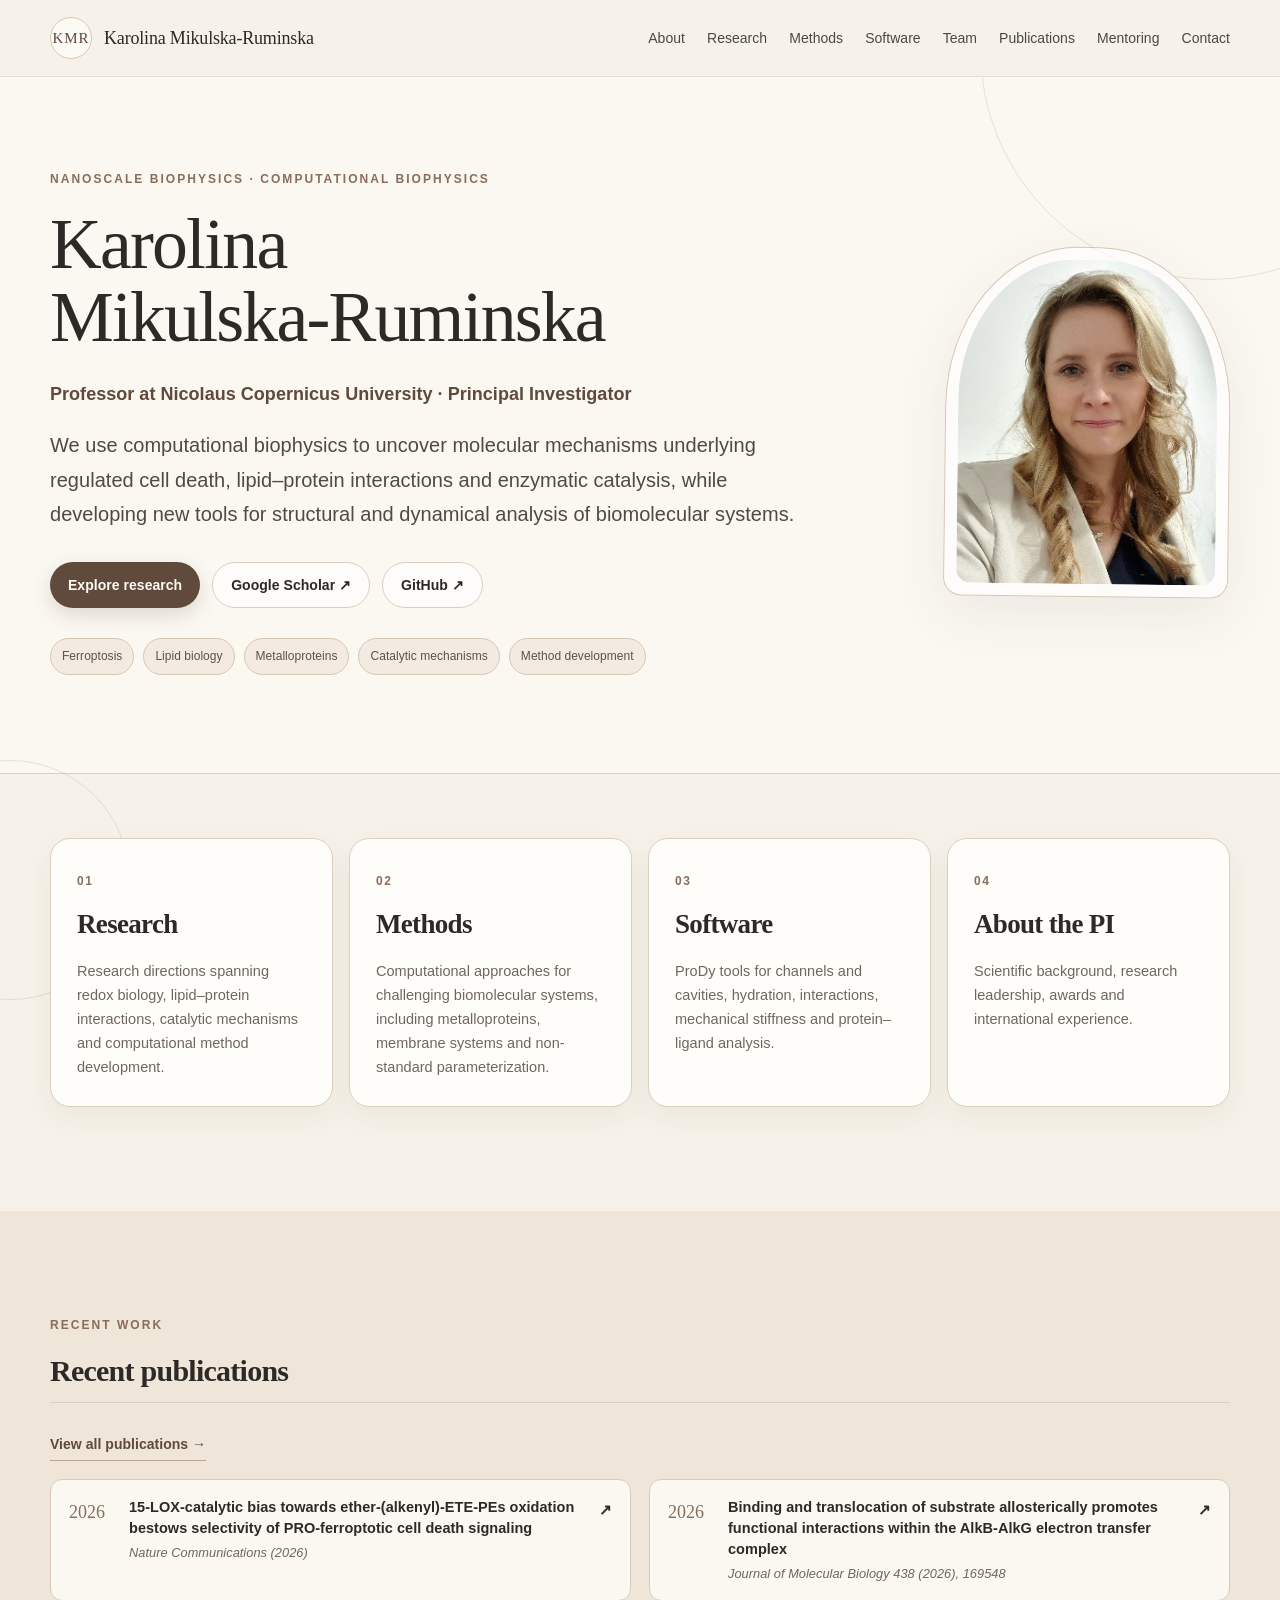
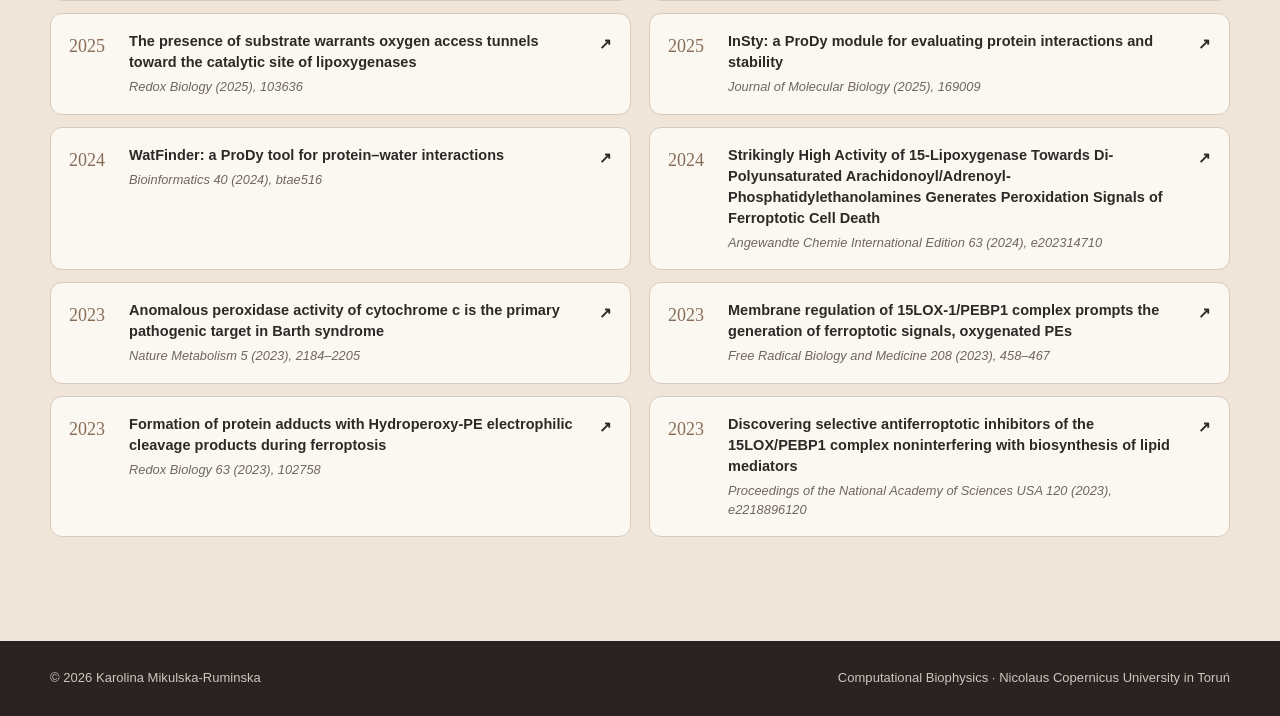
<file: index.html>
<!doctype html>
<html lang="en">
<head>
<meta charset="utf-8">
<meta name="viewport" content="width=device-width, initial-scale=1">
<meta name="description" content="Karolina Mikulska-Ruminska — computational biophysics, regulated cell death, lipid–protein interactions, catalytic mechanisms, and computational method development at Nicolaus Copernicus University in Toruń.">
<meta name="theme-color" content="#5f4a3c">
<title>Home | Karolina Mikulska-Ruminska</title>
<link rel="icon" href="assets/images/favicon.svg" type="image/svg+xml">
<link rel="stylesheet" href="assets/css/style.css?v=10">
</head>
<body>
<a class="skip-link" href="#main">Skip to content</a>
<header class="site-header">
  <div class="nav-wrap container">
    <a class="brand" href="index.html" aria-label="Home">
      <span class="brand-mark">KMR</span>
      <span class="brand-text">Karolina Mikulska-Ruminska</span>
    </a>
    <button class="nav-toggle" aria-expanded="false" aria-controls="site-nav" aria-label="Open navigation"><span></span><span></span><span></span></button>
    <nav id="site-nav" class="site-nav" aria-label="Primary navigation"><a href="about.html">About</a><a href="research.html">Research</a><a href="methods.html">Methods</a><a href="software.html">Software</a><a href="team.html">Team</a><a href="publications.html">Publications</a><a href="mentoring.html">Mentoring</a><a href="contact.html">Contact</a></nav>
  </div>
</header>
<main id="main">
<section class="hero section-soft">
  <div class="hero-orbit orbit-one"></div><div class="hero-orbit orbit-two"></div>
  <div class="container hero-grid">
    <div class="hero-copy reveal">
      <p class="eyebrow">Nanoscale Biophysics · Computational Biophysics</p>
      <h1>Karolina<br>Mikulska-Ruminska</h1>
      <p class="hero-role">Professor at Nicolaus Copernicus University · Principal Investigator</p>
      <p class="hero-lead">We use computational biophysics to uncover molecular mechanisms underlying regulated cell death, lipid–protein interactions and enzymatic catalysis, while developing new tools for structural and dynamical analysis of biomolecular systems.</p>
      <div class="hero-actions">
        <a class="button button-primary" href="research.html">Explore research</a>
        <a class="button button-ghost" href="https://scholar.google.pl/citations?user=IpyPHRwAAAAJ&hl=en" target="_blank" rel="noopener">Google Scholar ↗</a>
        <a class="button button-ghost" href="https://github.com/karolamik13" target="_blank" rel="noopener">GitHub ↗</a>
      </div>
      <div class="hero-tags" aria-label="Selected research themes"><span>Ferroptosis</span><span>Lipid biology</span><span>Metalloproteins</span><span>Catalytic mechanisms</span><span>Method development</span></div>
    </div>
    <div class="hero-portrait-wrap reveal"><div class="portrait-frame"><img src="assets/images/karolina_mikulska_ruminska.jpg" alt="Portrait of Karolina Mikulska-Ruminska" class="hero-portrait"></div></div>
  </div>
</section>
<section id="research-gallery" class="section section-gallery" hidden>
  <div class="container"><div class="research-carousel" aria-label="Selected research images"><div class="carousel-stage"></div><div class="carousel-controls"><button class="carousel-control" type="button" data-carousel="prev" aria-label="Previous image">‹</button><button class="carousel-control" type="button" data-carousel="next" aria-label="Next image">›</button></div><div class="carousel-dots" aria-label="Choose image"></div></div></div>
</section>
<section class="section home-links-section">
  <div class="container">
    <div class="home-link-grid reveal">
      <a class="home-link-card" href="research.html"><span>01</span><h2>Research</h2><p>Research directions spanning redox biology, lipid–protein interactions, catalytic mechanisms and computational method development.</p></a>
      <a class="home-link-card" href="methods.html"><span>02</span><h2>Methods</h2><p>Computational approaches for challenging biomolecular systems, including metalloproteins, membrane systems and non-standard parameterization.</p></a>
      <a class="home-link-card" href="software.html"><span>03</span><h2>Software</h2><p>ProDy tools for channels and cavities, hydration, interactions, mechanical stiffness and protein–ligand analysis.</p></a>
      <a class="home-link-card" href="about.html"><span>04</span><h2>About the PI</h2><p>Scientific background, research leadership, awards and international experience.</p></a>
    </div>
  </div>
</section>
<section class="section section-tint recent-publications-section">
  <div class="container">
    <div class="simple-section-heading reveal"><div><p class="eyebrow">Recent work</p><h2>Recent publications</h2></div></div>
    <div class="publication-list-toplink reveal"><a href="publications.html">View all publications →</a></div>
    <div id="recent-publication-list" class="recent-publication-list reveal" data-limit="10"></div>
  </div>
</section>
</main>
<footer class="site-footer"><div class="container footer-inner"><p>© <span id="year"></span> Karolina Mikulska-Ruminska</p><p>Computational Biophysics · Nicolaus Copernicus University in Toruń</p></div></footer>
<script src="data/publications.js?v=10"></script>
<script src="data/research-gallery.js?v=10"></script>
<script src="assets/js/main.js?v=10"></script>
</body>
</html>
</file>
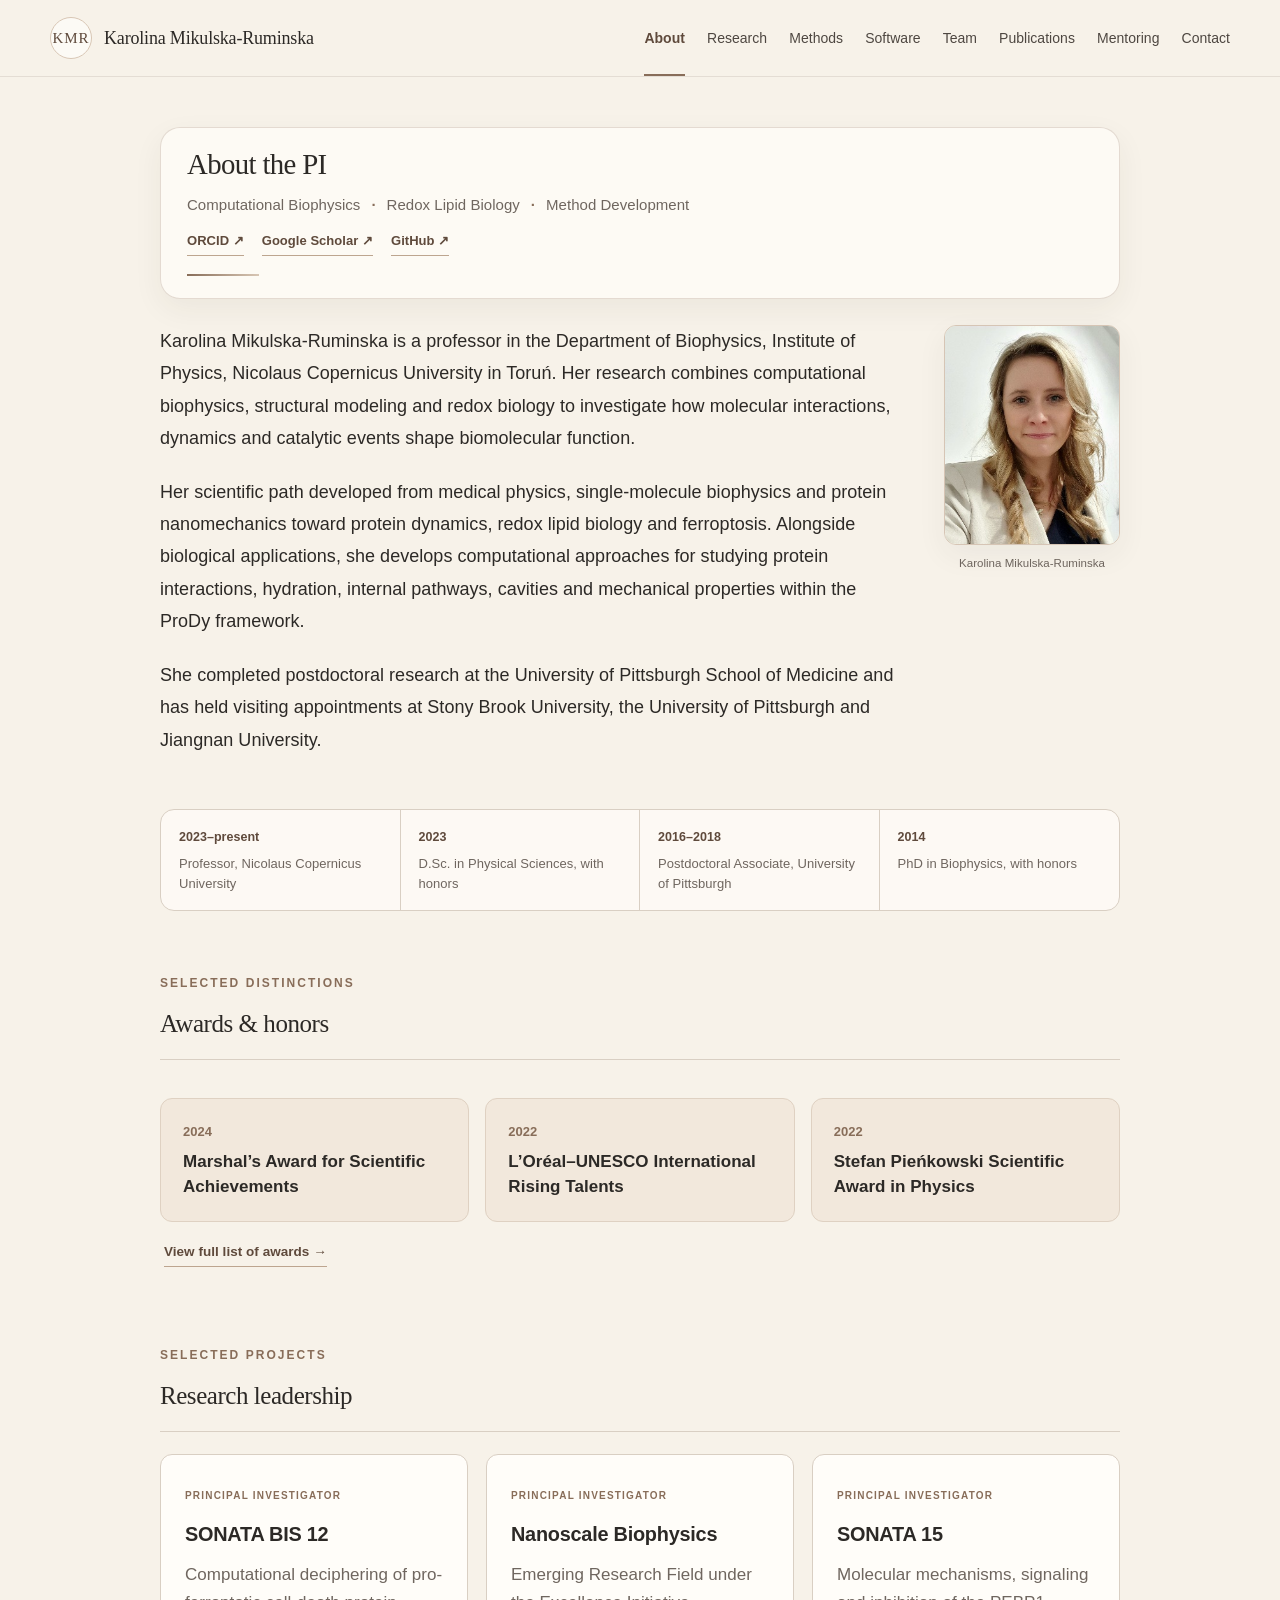
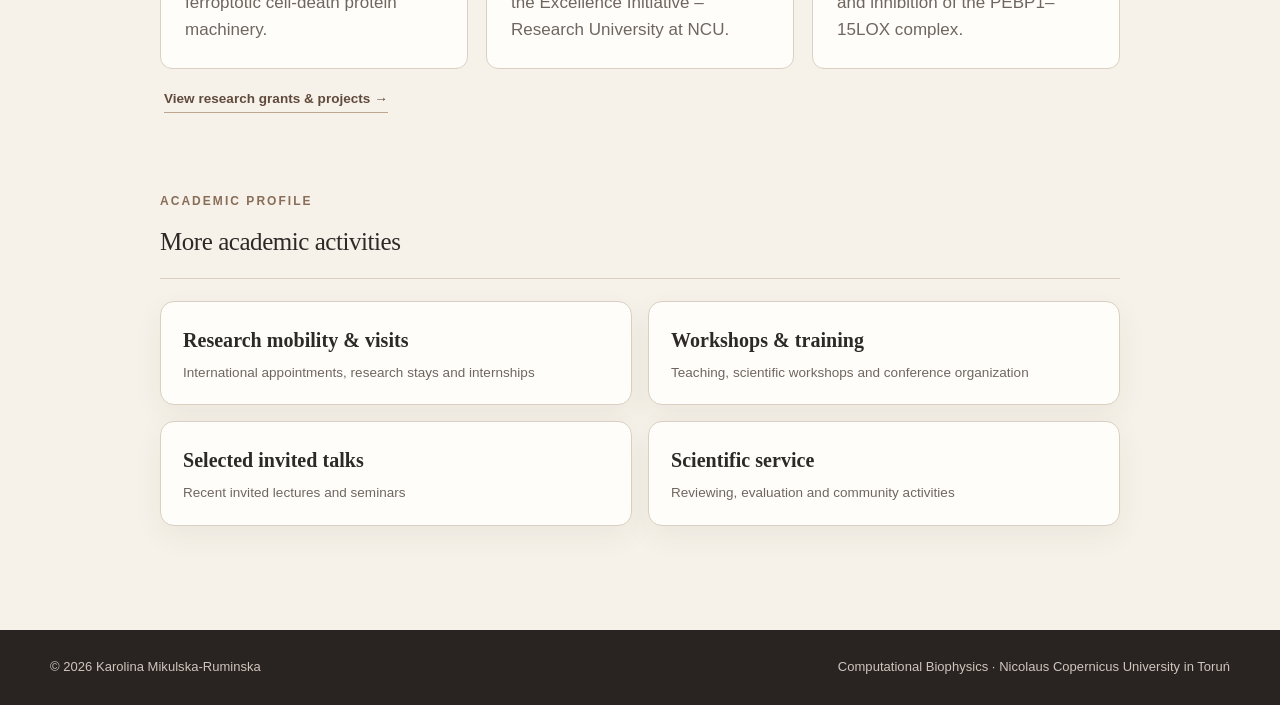
<file: about.html>
<!doctype html>
<html lang="en">
<head>
<meta charset="utf-8">
<meta name="viewport" content="width=device-width, initial-scale=1">
<meta name="description" content="Karolina Mikulska-Ruminska — computational biophysics, regulated cell death, lipid–protein interactions, catalytic mechanisms, and computational method development at Nicolaus Copernicus University in Toruń.">
<meta name="theme-color" content="#5f4a3c">
<title>About the PI | Karolina Mikulska-Ruminska</title>
<link rel="icon" href="assets/images/favicon.svg" type="image/svg+xml">
<link rel="stylesheet" href="assets/css/style.css?v=10">
</head>
<body>
<a class="skip-link" href="#main">Skip to content</a>
<header class="site-header">
  <div class="nav-wrap container">
    <a class="brand" href="index.html" aria-label="Home">
      <span class="brand-mark">KMR</span>
      <span class="brand-text">Karolina Mikulska-Ruminska</span>
    </a>
    <button class="nav-toggle" aria-expanded="false" aria-controls="site-nav" aria-label="Open navigation"><span></span><span></span><span></span></button>
    <nav id="site-nav" class="site-nav" aria-label="Primary navigation"><a href="about.html" class="active">About</a><a href="research.html">Research</a><a href="methods.html">Methods</a><a href="software.html">Software</a><a href="team.html">Team</a><a href="publications.html">Publications</a><a href="mentoring.html">Mentoring</a><a href="contact.html">Contact</a></nav>
  </div>
</header>
<main id="main">
<section class="page-hero"><div class="container narrow"><div class="section-heading reveal"><h1 class="page-title">About the PI</h1><p class="about-disciplines"><span>Computational Biophysics</span><span>Redox Lipid Biology</span><span>Method Development</span></p>
<div class="profile-links" aria-label="Research profiles">
  <a href="https://orcid.org/0000-0001-7227-5503" target="_blank" rel="noopener">ORCID ↗</a>
  <a href="https://scholar.google.pl/citations?user=IpyPHRwAAAAJ&hl=en" target="_blank" rel="noopener">Google Scholar ↗</a>
  <a href="https://github.com/karolamik13" target="_blank" rel="noopener">GitHub ↗</a>
</div></div></div></section>
<section class="section page-content about-page"><div class="container narrow">
  <div class="about-intro reveal">
    <div class="prose"><p>Karolina Mikulska-Ruminska is a professor in the Department of Biophysics, Institute of Physics, Nicolaus Copernicus University in Toruń. Her research combines computational biophysics, structural modeling and redox biology to investigate how molecular interactions, dynamics and catalytic events shape biomolecular function.</p><p>Her scientific path developed from medical physics, single-molecule biophysics and protein nanomechanics toward protein dynamics, redox lipid biology and ferroptosis. Alongside biological applications, she develops computational approaches for studying protein interactions, hydration, internal pathways, cavities and mechanical properties within the ProDy framework.</p><p>She completed postdoctoral research at the University of Pittsburgh School of Medicine and has held visiting appointments at Stony Brook University, the University of Pittsburgh and Jiangnan University.</p></div>
    <figure class="about-photo-card"><img src="assets/images/karolina_mikulska_ruminska.jpg" alt="Portrait of Karolina Mikulska-Ruminska"><figcaption>Karolina Mikulska-Ruminska</figcaption></figure>
  </div>
  <div class="career-strip reveal" aria-label="Selected career milestones">
    <div><strong>2023–present</strong><span>Professor, Nicolaus Copernicus University</span></div>
    <div><strong>2023</strong><span>D.Sc. in Physical Sciences, with honors</span></div>
    <div><strong>2016–2018</strong><span>Postdoctoral Associate, University of Pittsburgh</span></div>
    <div><strong>2014</strong><span>PhD in Biophysics, with honors</span></div>
  </div>

  <section class="about-block reveal">
    <div class="subsection-title"><p class="eyebrow">Selected distinctions</p><h2>Awards &amp; honors</h2></div>
    <div class="highlight-strip"><div><span class="highlight-year">2024</span><strong>Marshal’s Award for Scientific Achievements</strong></div><div><span class="highlight-year">2022</span><strong>L’Oréal–UNESCO International Rising Talents</strong></div><div><span class="highlight-year">2022</span><strong>Stefan Pieńkowski Scientific Award in Physics</strong></div></div>
    <div class="detail-link-row"><a href="academic.html#awards">View full list of awards →</a></div>
  </section>

  <section class="about-block reveal">
    <div class="subsection-title"><p class="eyebrow">Selected projects</p><h2>Research leadership</h2></div>
    <div class="leadership-grid"><article><span>Principal Investigator</span><h3>SONATA BIS 12</h3><p>Computational deciphering of pro-ferroptotic cell-death protein machinery.</p></article><article><span>Principal Investigator</span><h3>Nanoscale Biophysics</h3><p>Emerging Research Field under the Excellence Initiative – Research University at NCU.</p></article><article><span>Principal Investigator</span><h3>SONATA 15</h3><p>Molecular mechanisms, signaling and inhibition of the PEBP1–15LOX complex.</p></article></div>
    <div class="detail-link-row"><a href="academic.html#grants">View research grants &amp; projects →</a></div>
  </section>

  <section class="about-block reveal">
    <div class="subsection-title"><p class="eyebrow">Academic profile</p><h2>More academic activities</h2></div>
    <div class="academic-link-grid"><a href="academic.html#mobility"><strong>Research mobility &amp; visits</strong><span>International appointments, research stays and internships</span></a><a href="academic.html#workshops"><strong>Workshops &amp; training</strong><span>Teaching, scientific workshops and conference organization</span></a><a href="academic.html#talks"><strong>Selected invited talks</strong><span>Recent invited lectures and seminars</span></a><a href="academic.html#service"><strong>Scientific service</strong><span>Reviewing, evaluation and community activities</span></a></div>
  </section>
</div></section></main>
<footer class="site-footer"><div class="container footer-inner"><p>© <span id="year"></span> Karolina Mikulska-Ruminska</p><p>Computational Biophysics · Nicolaus Copernicus University in Toruń</p></div></footer>
<script src="assets/js/main.js?v=10"></script>
</body>
</html>
</file>
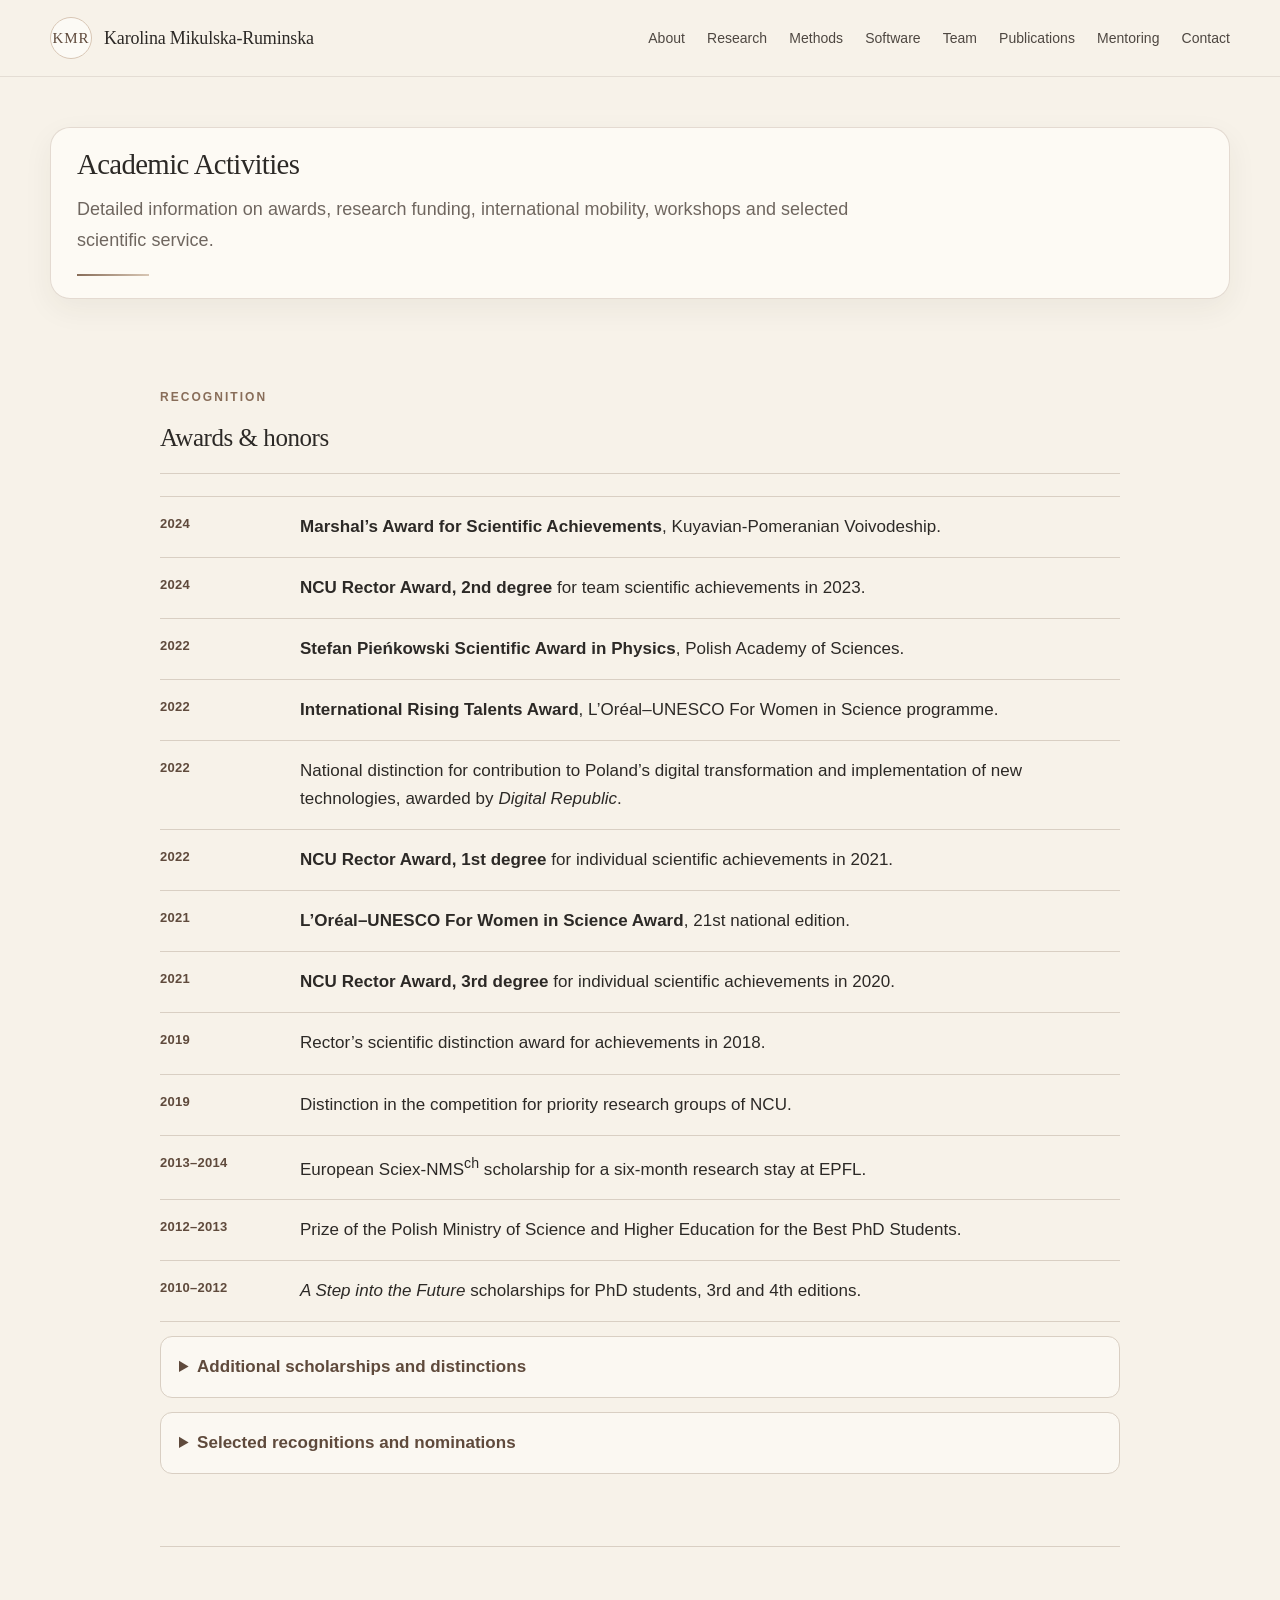
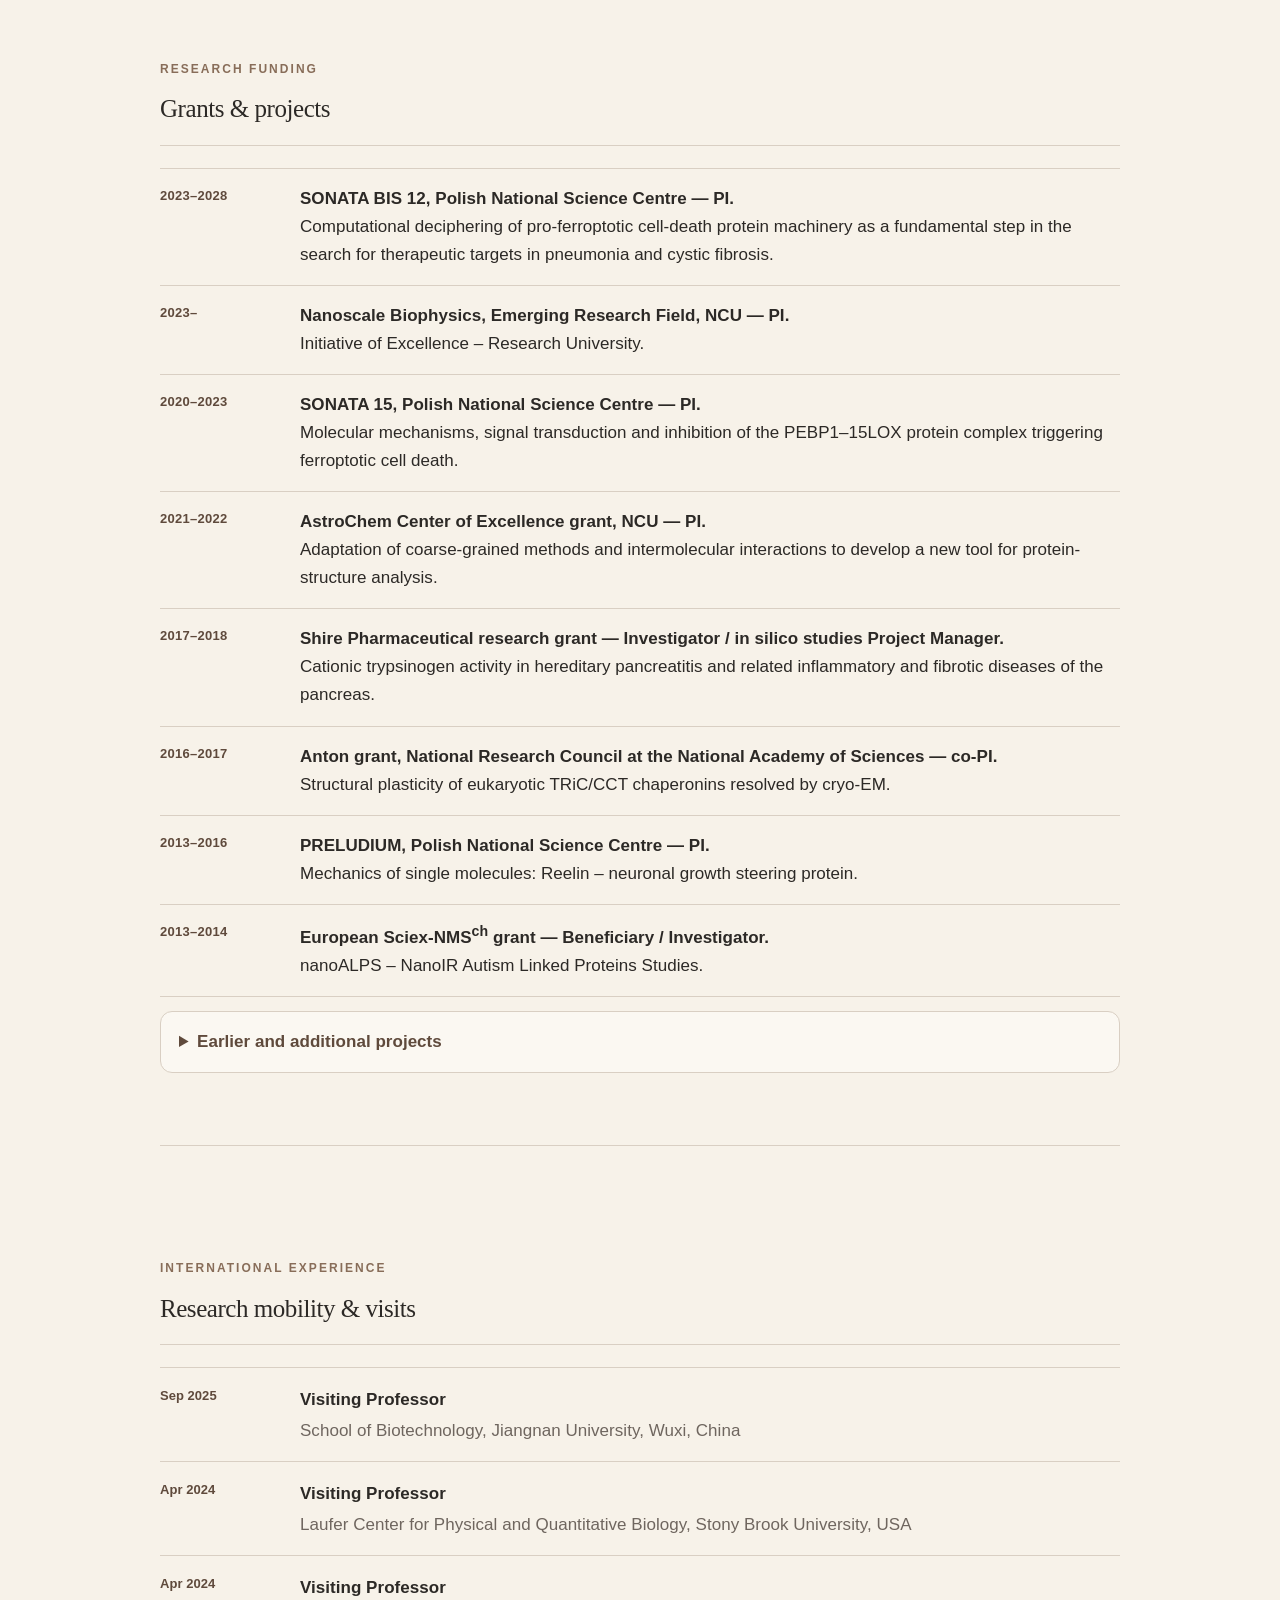
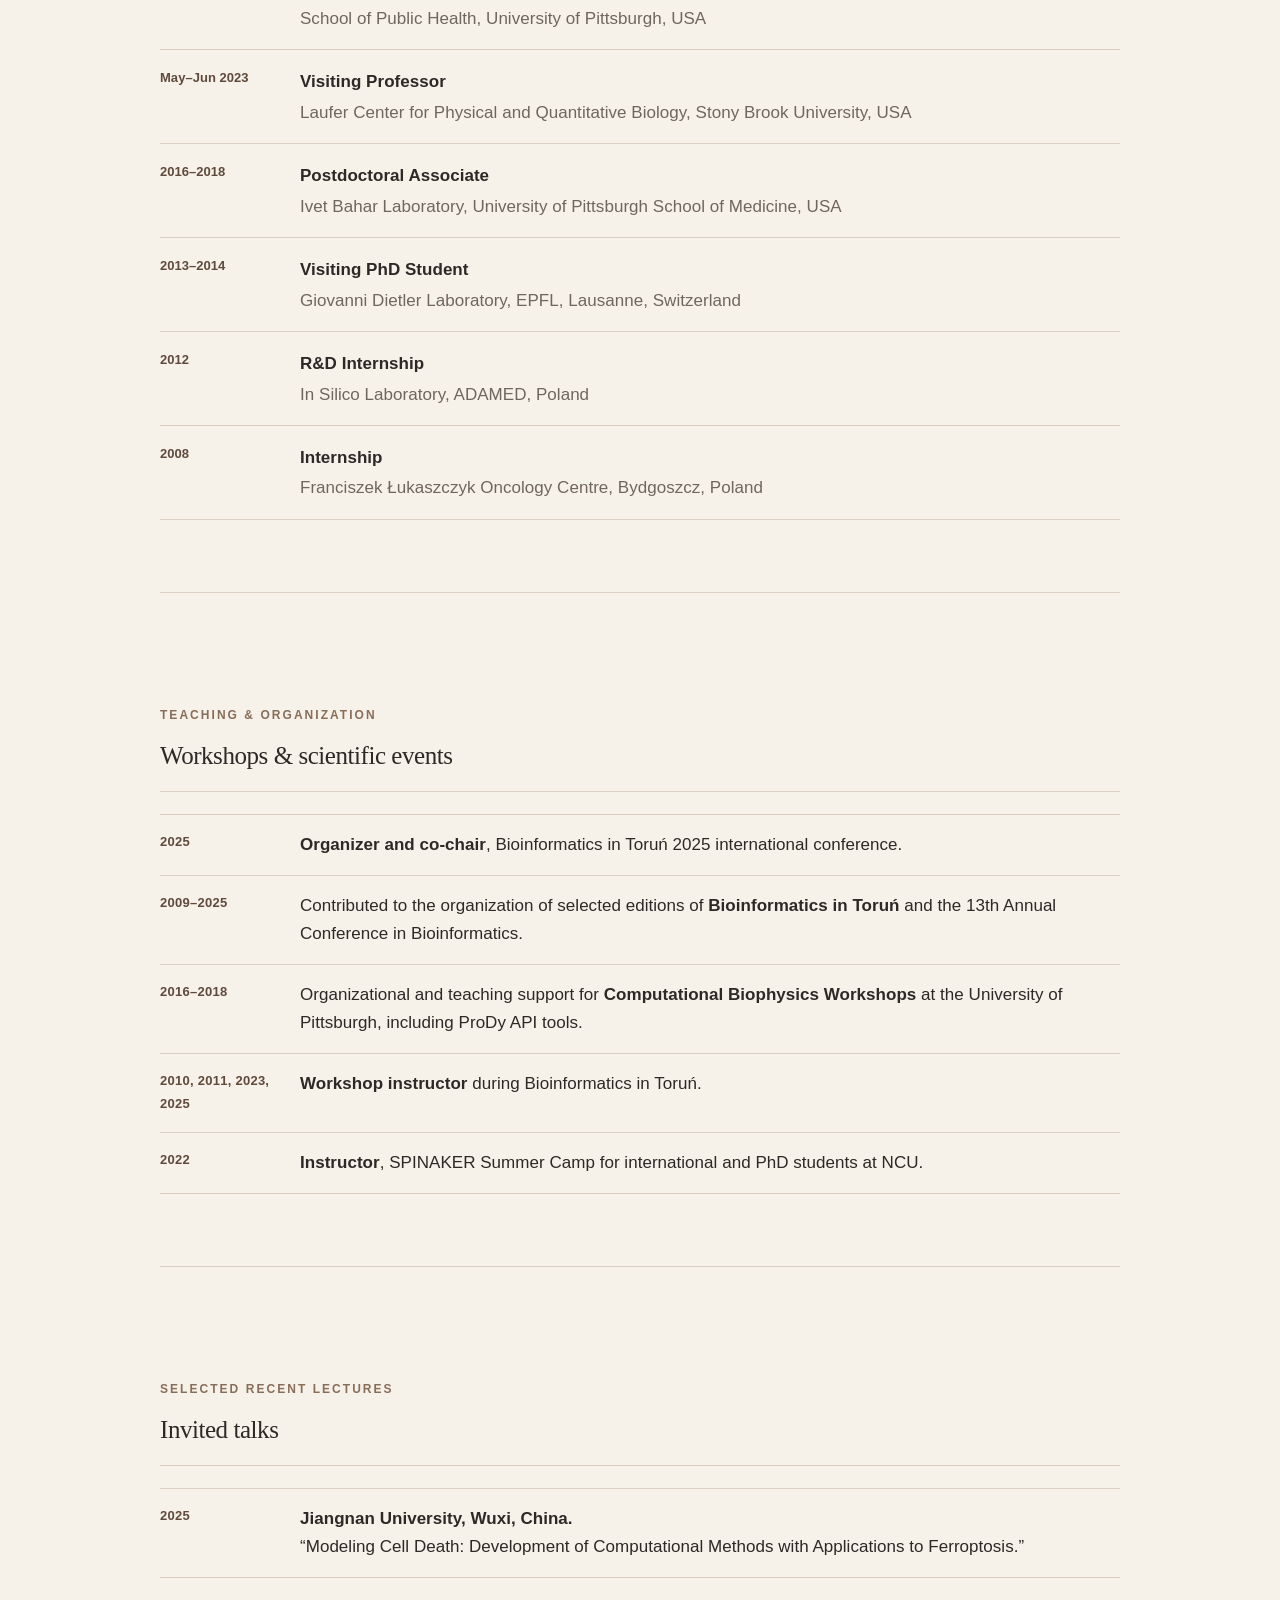
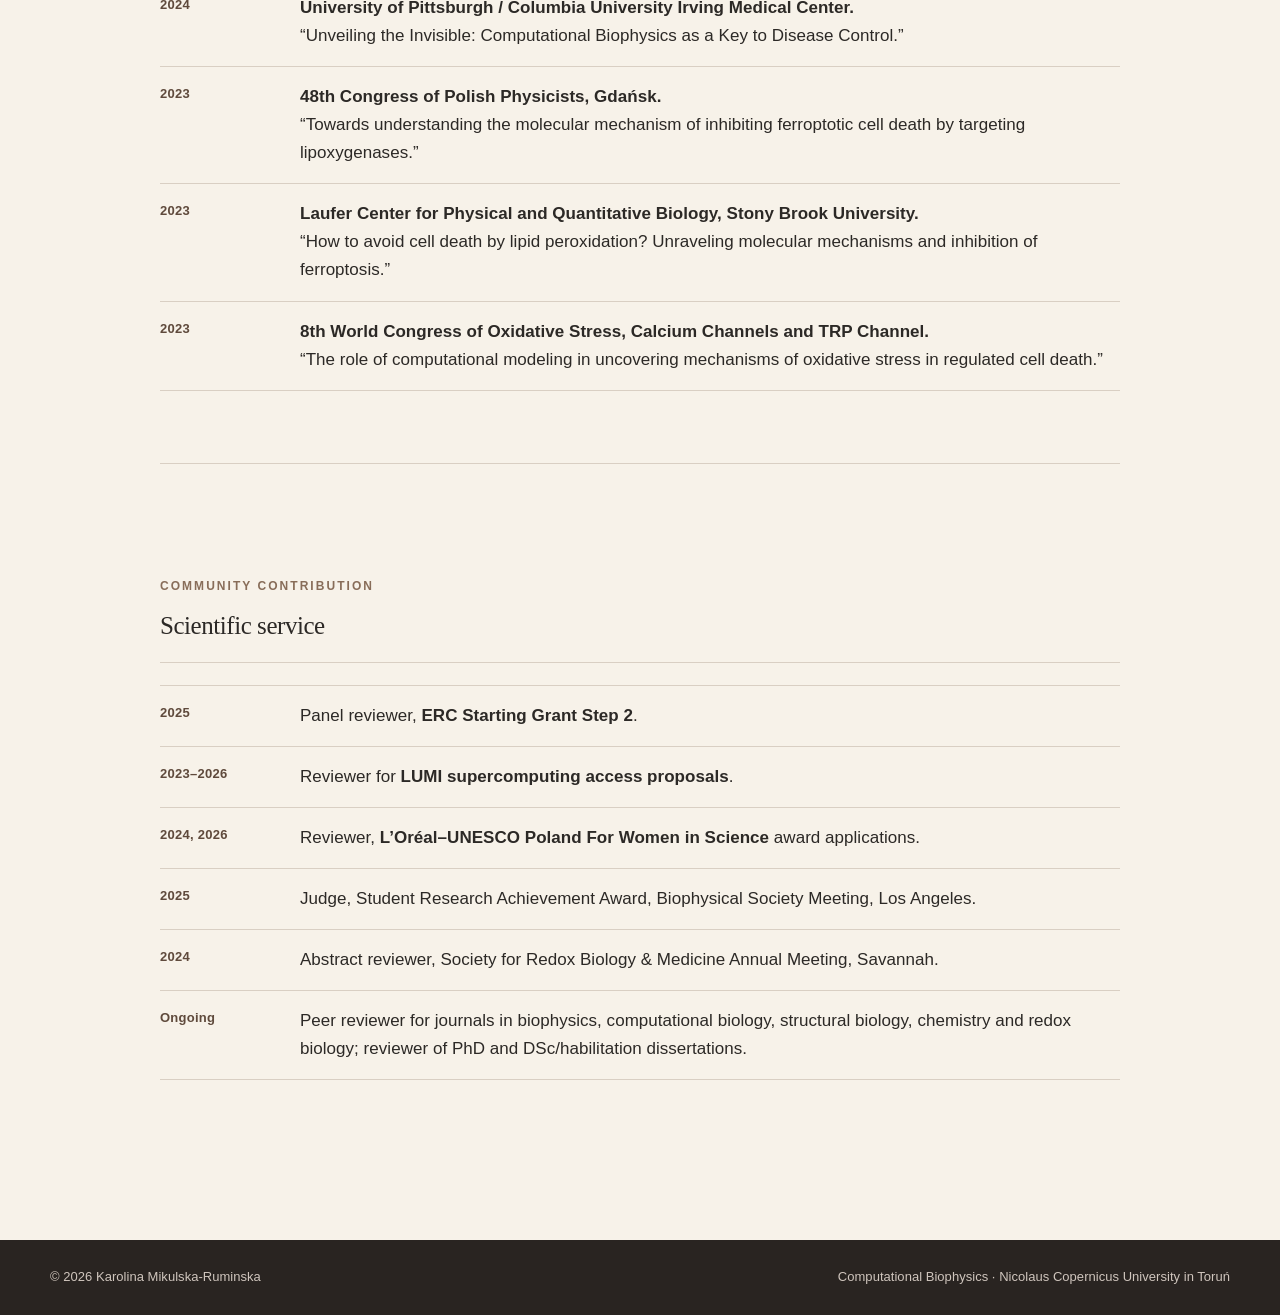
<file: academic.html>
<!doctype html>
<html lang="en">
<head>
<meta charset="utf-8">
<meta name="viewport" content="width=device-width, initial-scale=1">
<meta name="description" content="Karolina Mikulska-Ruminska — computational biophysics, regulated cell death, lipid–protein interactions, catalytic mechanisms, and computational method development at Nicolaus Copernicus University in Toruń.">
<meta name="theme-color" content="#5f4a3c">
<title>Academic Activities | Karolina Mikulska-Ruminska</title>
<link rel="icon" href="assets/images/favicon.svg" type="image/svg+xml">
<link rel="stylesheet" href="assets/css/style.css?v=10">
</head>
<body>
<a class="skip-link" href="#main">Skip to content</a>
<header class="site-header">
  <div class="nav-wrap container">
    <a class="brand" href="index.html" aria-label="Home">
      <span class="brand-mark">KMR</span>
      <span class="brand-text">Karolina Mikulska-Ruminska</span>
    </a>
    <button class="nav-toggle" aria-expanded="false" aria-controls="site-nav" aria-label="Open navigation"><span></span><span></span><span></span></button>
    <nav id="site-nav" class="site-nav" aria-label="Primary navigation"><a href="about.html">About</a><a href="research.html">Research</a><a href="methods.html">Methods</a><a href="software.html">Software</a><a href="team.html">Team</a><a href="publications.html">Publications</a><a href="mentoring.html">Mentoring</a><a href="contact.html">Contact</a></nav>
  </div>
</header>
<main id="main">
<section class="page-hero"><div class="container"><div class="section-heading reveal"><h1 class="page-title">Academic Activities</h1><p class="section-intro">Detailed information on awards, research funding, international mobility, workshops and selected scientific service.</p></div></div></section>
<section class="section academic-page"><div class="container narrow">
<section id="awards" class="academic-section reveal"><div class="subsection-title compact-subsection"><p class="eyebrow">Recognition</p><h2>Awards &amp; honors</h2></div><div class="academic-list">
<div><time>2024</time><p><strong>Marshal’s Award for Scientific Achievements</strong>, Kuyavian-Pomeranian Voivodeship.</p></div>
<div><time>2024</time><p><strong>NCU Rector Award, 2nd degree</strong> for team scientific achievements in 2023.</p></div>
<div><time>2022</time><p><strong>Stefan Pieńkowski Scientific Award in Physics</strong>, Polish Academy of Sciences.</p></div>
<div><time>2022</time><p><strong>International Rising Talents Award</strong>, L’Oréal–UNESCO For Women in Science programme.</p></div>
<div><time>2022</time><p>National distinction for contribution to Poland’s digital transformation and implementation of new technologies, awarded by <em>Digital Republic</em>.</p></div>
<div><time>2022</time><p><strong>NCU Rector Award, 1st degree</strong> for individual scientific achievements in 2021.</p></div>
<div><time>2021</time><p><strong>L’Oréal–UNESCO For Women in Science Award</strong>, 21st national edition.</p></div>
<div><time>2021</time><p><strong>NCU Rector Award, 3rd degree</strong> for individual scientific achievements in 2020.</p></div>
<div><time>2019</time><p>Rector’s scientific distinction award for achievements in 2018.</p></div>
<div><time>2019</time><p>Distinction in the competition for priority research groups of NCU.</p></div>
<div><time>2013–2014</time><p>European Sciex-NMS<sup>ch</sup> scholarship for a six-month research stay at EPFL.</p></div>
<div><time>2012–2013</time><p>Prize of the Polish Ministry of Science and Higher Education for the Best PhD Students.</p></div>
<div><time>2010–2012</time><p><em>A Step into the Future</em> scholarships for PhD students, 3rd and 4th editions.</p></div>
</div><details class="academic-details"><summary>Additional scholarships and distinctions</summary><div class="academic-list compact-list"><div><time>2011–2012</time><p>Young Scientists Scholarship funded by the Institute of Physics, NCU (two times).</p></div><div><time>2009–2013</time><p>Scholarship awards for PhD students for excellent research results (four times).</p></div><div><time>2009–2013</time><p>Scholarships for Academic Education (four times).</p></div><div><time>2011–2012</time><p>Scholarship of Subsidy to Finance Pro-quality Tasks at the University.</p></div><div><time>2018–2025</time><p>NCU Rector’s scholarships for high-ranked publications (more than ten times).</p></div></div></details>
<details class="academic-details"><summary>Selected recognitions and nominations</summary><div class="academic-list compact-list"><div><time>2024</time><p>Nomination: Personality of the Year 2023.</p></div><div><time>2024</time><p>Nomination: Success Written with Lipstick Businesswoman of the Year, 15th edition.</p></div><div><time>2023</time><p>Nomination for the Almighty in the science category by Virtual Poland.</p></div><div><time>2021</time><p>Among the hundred most inspiring Polish women according to <em>Forbes Women</em>.</p></div></div></details></section>

<section id="grants" class="academic-section reveal"><div class="subsection-title compact-subsection"><p class="eyebrow">Research funding</p><h2>Grants &amp; projects</h2></div><div class="academic-list">
<div><time>2023–2028</time><p><strong>SONATA BIS 12, Polish National Science Centre — PI.</strong><br>Computational deciphering of pro-ferroptotic cell-death protein machinery as a fundamental step in the search for therapeutic targets in pneumonia and cystic fibrosis.</p></div>
<div><time>2023–</time><p><strong>Nanoscale Biophysics, Emerging Research Field, NCU — PI.</strong><br>Initiative of Excellence – Research University.</p></div>
<div><time>2020–2023</time><p><strong>SONATA 15, Polish National Science Centre — PI.</strong><br>Molecular mechanisms, signal transduction and inhibition of the PEBP1–15LOX protein complex triggering ferroptotic cell death.</p></div>
<div><time>2021–2022</time><p><strong>AstroChem Center of Excellence grant, NCU — PI.</strong><br>Adaptation of coarse-grained methods and intermolecular interactions to develop a new tool for protein-structure analysis.</p></div>
<div><time>2017–2018</time><p><strong>Shire Pharmaceutical research grant — Investigator / in silico studies Project Manager.</strong><br>Cationic trypsinogen activity in hereditary pancreatitis and related inflammatory and fibrotic diseases of the pancreas.</p></div>
<div><time>2016–2017</time><p><strong>Anton grant, National Research Council at the National Academy of Sciences — co-PI.</strong><br>Structural plasticity of eukaryotic TRiC/CCT chaperonins resolved by cryo-EM.</p></div>
<div><time>2013–2016</time><p><strong>PRELUDIUM, Polish National Science Centre — PI.</strong><br>Mechanics of single molecules: Reelin – neuronal growth steering protein.</p></div>
<div><time>2013–2014</time><p><strong>European Sciex-NMS<sup>ch</sup> grant — Beneficiary / Investigator.</strong><br>nanoALPS – NanoIR Autism Linked Proteins Studies.</p></div>
</div><details class="academic-details"><summary>Earlier and additional projects</summary><div class="academic-list compact-list"><div><time>2021</time><p>OptoFoto Center of Excellence grant at NCU — Investigator.</p></div><div><time>2020–2021</time><p>Excellence Initiative – Research University grant, ANTICO — Investigator.</p></div><div><time>2013–2014</time><p>Institute of Physics NCU grant 1609-F — PI.</p></div><div><time>2010–2013</time><p>Two Ministry of Science and Higher Education grants — Investigator.</p></div><div><time>2012–2013</time><p>Institute of Physics NCU grant 1142-F — PI.</p></div><div><time>2011–2012</time><p>Institute of Physics NCU grant 408-F — PI.</p></div><div><time>2016–2018</time><p>Investigator in NIH-funded projects during postdoctoral research in the USA.</p></div></div></details></section>

<section id="mobility" class="academic-section reveal"><div class="subsection-title compact-subsection"><p class="eyebrow">International experience</p><h2>Research mobility &amp; visits</h2></div><div class="timeline-list">
<div><time>Sep 2025</time><div><strong>Visiting Professor</strong><span>School of Biotechnology, Jiangnan University, Wuxi, China</span></div></div>
<div><time>Apr 2024</time><div><strong>Visiting Professor</strong><span>Laufer Center for Physical and Quantitative Biology, Stony Brook University, USA</span></div></div>
<div><time>Apr 2024</time><div><strong>Visiting Professor</strong><span>School of Public Health, University of Pittsburgh, USA</span></div></div>
<div><time>May–Jun 2023</time><div><strong>Visiting Professor</strong><span>Laufer Center for Physical and Quantitative Biology, Stony Brook University, USA</span></div></div>
<div><time>2016–2018</time><div><strong>Postdoctoral Associate</strong><span>Ivet Bahar Laboratory, University of Pittsburgh School of Medicine, USA</span></div></div>
<div><time>2013–2014</time><div><strong>Visiting PhD Student</strong><span>Giovanni Dietler Laboratory, EPFL, Lausanne, Switzerland</span></div></div>
<div><time>2012</time><div><strong>R&amp;D Internship</strong><span>In Silico Laboratory, ADAMED, Poland</span></div></div>
<div><time>2008</time><div><strong>Internship</strong><span>Franciszek Łukaszczyk Oncology Centre, Bydgoszcz, Poland</span></div></div>
</div></section>

<section id="workshops" class="academic-section reveal"><div class="subsection-title compact-subsection"><p class="eyebrow">Teaching &amp; organization</p><h2>Workshops &amp; scientific events</h2></div><div class="academic-list">
<div><time>2025</time><p><strong>Organizer and co-chair</strong>, Bioinformatics in Toruń 2025 international conference.</p></div>
<div><time>2009–2025</time><p>Contributed to the organization of selected editions of <strong>Bioinformatics in Toruń</strong> and the 13th Annual Conference in Bioinformatics.</p></div>
<div><time>2016–2018</time><p>Organizational and teaching support for <strong>Computational Biophysics Workshops</strong> at the University of Pittsburgh, including ProDy API tools.</p></div>
<div><time>2010, 2011, 2023, 2025</time><p><strong>Workshop instructor</strong> during Bioinformatics in Toruń.</p></div>
<div><time>2022</time><p><strong>Instructor</strong>, SPINAKER Summer Camp for international and PhD students at NCU.</p></div>
</div></section>

<section id="talks" class="academic-section reveal"><div class="subsection-title compact-subsection"><p class="eyebrow">Selected recent lectures</p><h2>Invited talks</h2></div><div class="academic-list">
<div><time>2025</time><p><strong>Jiangnan University, Wuxi, China.</strong><br>“Modeling Cell Death: Development of Computational Methods with Applications to Ferroptosis.”</p></div>
<div><time>2024</time><p><strong>University of Pittsburgh / Columbia University Irving Medical Center.</strong><br>“Unveiling the Invisible: Computational Biophysics as a Key to Disease Control.”</p></div>
<div><time>2023</time><p><strong>48th Congress of Polish Physicists, Gdańsk.</strong><br>“Towards understanding the molecular mechanism of inhibiting ferroptotic cell death by targeting lipoxygenases.”</p></div>
<div><time>2023</time><p><strong>Laufer Center for Physical and Quantitative Biology, Stony Brook University.</strong><br>“How to avoid cell death by lipid peroxidation? Unraveling molecular mechanisms and inhibition of ferroptosis.”</p></div>
<div><time>2023</time><p><strong>8th World Congress of Oxidative Stress, Calcium Channels and TRP Channel.</strong><br>“The role of computational modeling in uncovering mechanisms of oxidative stress in regulated cell death.”</p></div>
</div></section>

<section id="service" class="academic-section reveal"><div class="subsection-title compact-subsection"><p class="eyebrow">Community contribution</p><h2>Scientific service</h2></div><div class="academic-list">
<div><time>2025</time><p>Panel reviewer, <strong>ERC Starting Grant Step 2</strong>.</p></div>
<div><time>2023–2026</time><p>Reviewer for <strong>LUMI supercomputing access proposals</strong>.</p></div>
<div><time>2024, 2026</time><p>Reviewer, <strong>L’Oréal–UNESCO Poland For Women in Science</strong> award applications.</p></div>
<div><time>2025</time><p>Judge, Student Research Achievement Award, Biophysical Society Meeting, Los Angeles.</p></div>
<div><time>2024</time><p>Abstract reviewer, Society for Redox Biology &amp; Medicine Annual Meeting, Savannah.</p></div>
<div><time>Ongoing</time><p>Peer reviewer for journals in biophysics, computational biology, structural biology, chemistry and redox biology; reviewer of PhD and DSc/habilitation dissertations.</p></div>
</div></section>
</div></section></main>
<footer class="site-footer"><div class="container footer-inner"><p>© <span id="year"></span> Karolina Mikulska-Ruminska</p><p>Computational Biophysics · Nicolaus Copernicus University in Toruń</p></div></footer>
<script src="assets/js/main.js?v=10"></script>
</body>
</html>
</file>
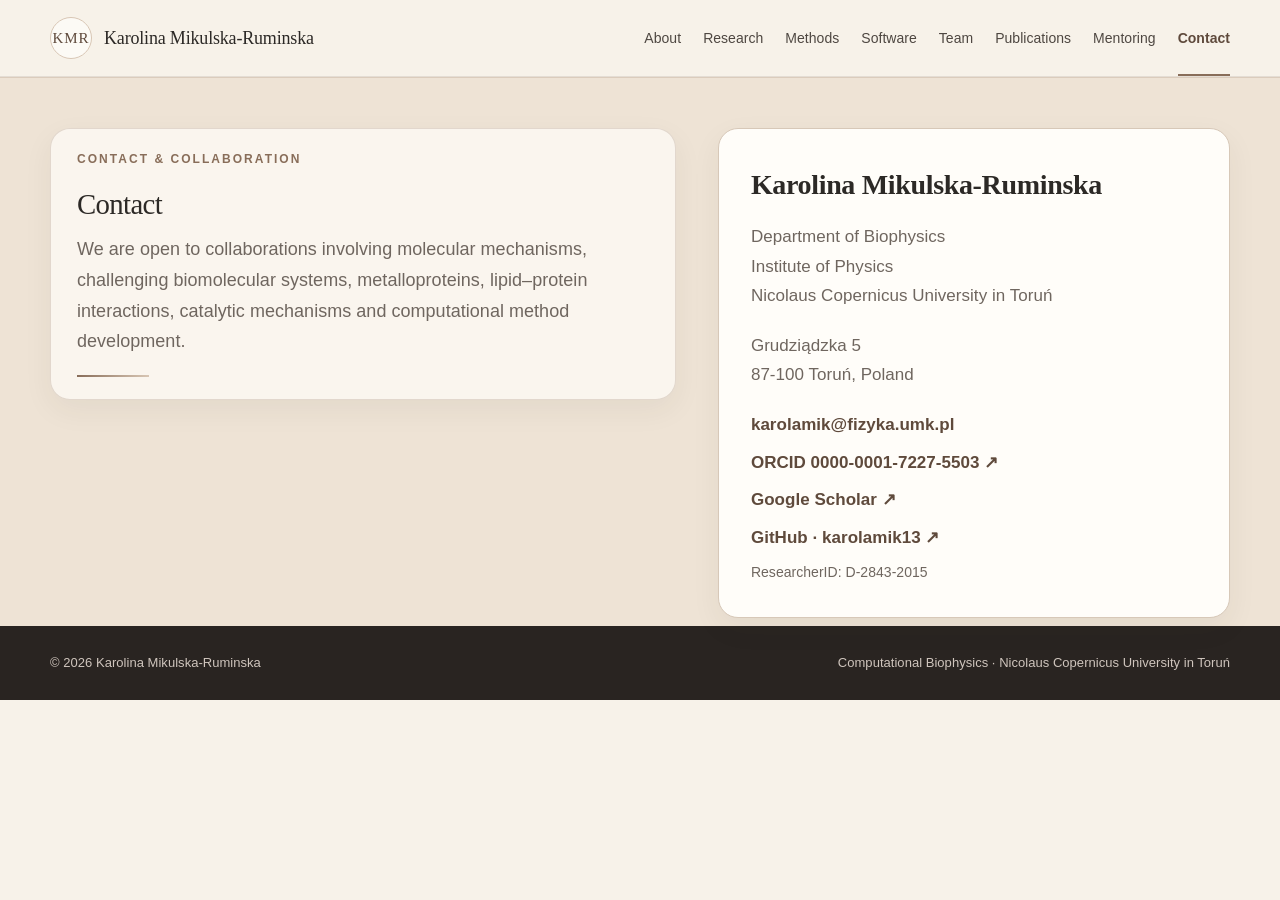
<file: contact.html>
<!doctype html>
<html lang="en">
<head>
<meta charset="utf-8">
<meta name="viewport" content="width=device-width, initial-scale=1">
<meta name="description" content="Karolina Mikulska-Ruminska — computational biophysics, regulated cell death, lipid–protein interactions, catalytic mechanisms, and computational method development at Nicolaus Copernicus University in Toruń.">
<meta name="theme-color" content="#5f4a3c">
<title>Contact | Karolina Mikulska-Ruminska</title>
<link rel="icon" href="assets/images/favicon.svg" type="image/svg+xml">
<link rel="stylesheet" href="assets/css/style.css?v=10">
</head>
<body>
<a class="skip-link" href="#main">Skip to content</a>
<header class="site-header">
  <div class="nav-wrap container">
    <a class="brand" href="index.html" aria-label="Home">
      <span class="brand-mark">KMR</span>
      <span class="brand-text">Karolina Mikulska-Ruminska</span>
    </a>
    <button class="nav-toggle" aria-expanded="false" aria-controls="site-nav" aria-label="Open navigation"><span></span><span></span><span></span></button>
    <nav id="site-nav" class="site-nav" aria-label="Primary navigation"><a href="about.html">About</a><a href="research.html">Research</a><a href="methods.html">Methods</a><a href="software.html">Software</a><a href="team.html">Team</a><a href="publications.html">Publications</a><a href="mentoring.html">Mentoring</a><a href="contact.html" class="active">Contact</a></nav>
  </div>
</header>
<main id="main">
<section class="page-hero contact-section"><div class="container contact-grid"><div class="section-heading reveal compact-contact-heading"><p class="eyebrow">Contact &amp; collaboration</p><h1 class="page-title contact-page-title">Contact</h1><p class="section-intro">We are open to collaborations involving molecular mechanisms, challenging biomolecular systems, metalloproteins, lipid–protein interactions, catalytic mechanisms and computational method development.</p></div><div class="contact-card reveal"><h3>Karolina Mikulska-Ruminska</h3><p>Department of Biophysics<br>Institute of Physics<br>Nicolaus Copernicus University in Toruń</p><p>Grudziądzka 5<br>87-100 Toruń, Poland</p><div class="contact-links"><a href="mailto:karolamik@fizyka.umk.pl">karolamik@fizyka.umk.pl</a><a href="https://orcid.org/0000-0001-7227-5503" target="_blank" rel="noopener">ORCID 0000-0001-7227-5503 ↗</a><a href="https://scholar.google.pl/citations?user=IpyPHRwAAAAJ&hl=en" target="_blank" rel="noopener">Google Scholar ↗</a><a href="https://github.com/karolamik13" target="_blank" rel="noopener">GitHub · karolamik13 ↗</a><span class="contact-id">ResearcherID: D-2843-2015</span></div></div></div></section></main>
<footer class="site-footer"><div class="container footer-inner"><p>© <span id="year"></span> Karolina Mikulska-Ruminska</p><p>Computational Biophysics · Nicolaus Copernicus University in Toruń</p></div></footer>
<script src="assets/js/main.js?v=10"></script>
</body>
</html>
</file>
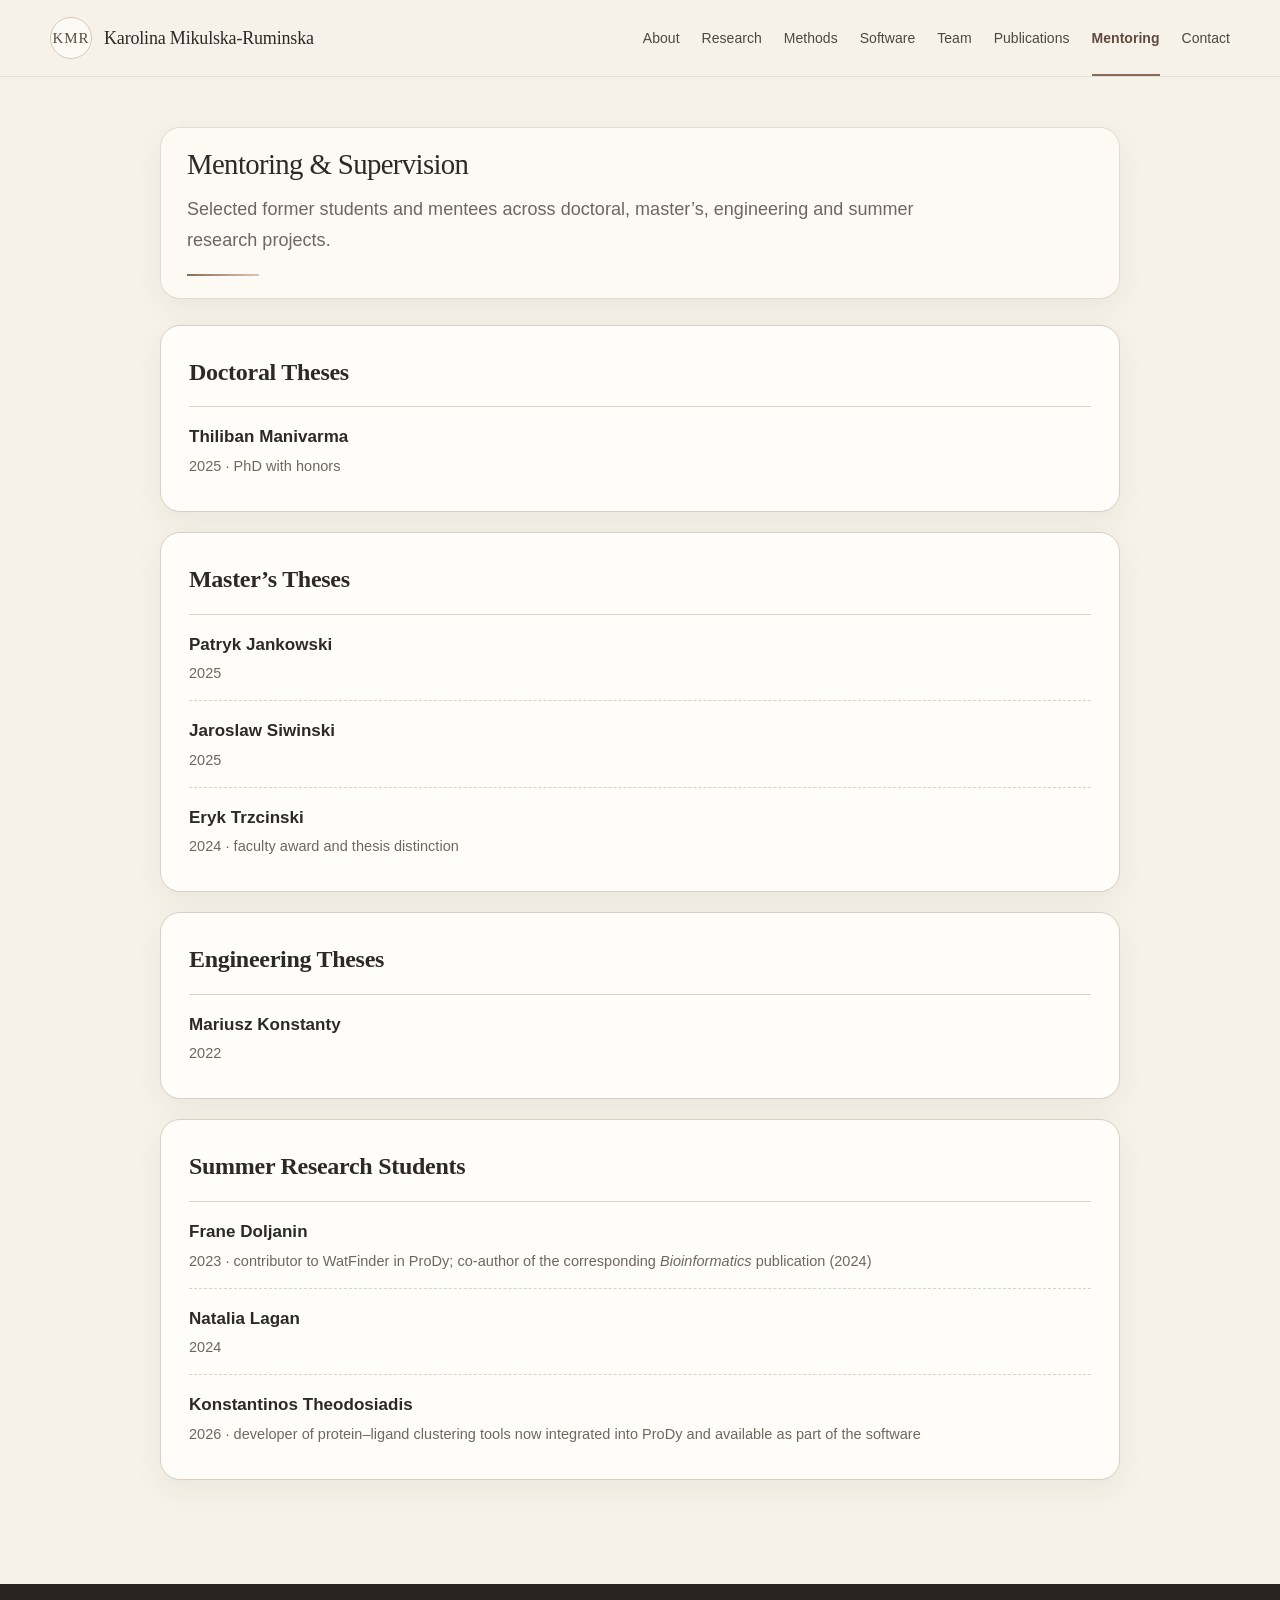
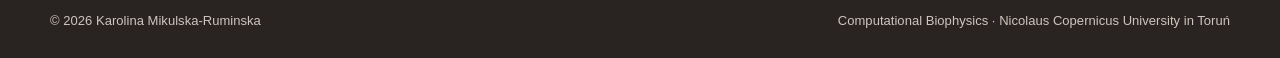
<file: mentoring.html>
<!doctype html>
<html lang="en">
<head>
<meta charset="utf-8">
<meta name="viewport" content="width=device-width, initial-scale=1">
<meta name="description" content="Karolina Mikulska-Ruminska — computational biophysics, regulated cell death, lipid–protein interactions, catalytic mechanisms, and computational method development at Nicolaus Copernicus University in Toruń.">
<meta name="theme-color" content="#5f4a3c">
<title>Mentoring & Supervision | Karolina Mikulska-Ruminska</title>
<link rel="icon" href="assets/images/favicon.svg" type="image/svg+xml">
<link rel="stylesheet" href="assets/css/style.css?v=10">
</head>
<body>
<a class="skip-link" href="#main">Skip to content</a>
<header class="site-header">
  <div class="nav-wrap container">
    <a class="brand" href="index.html" aria-label="Home">
      <span class="brand-mark">KMR</span>
      <span class="brand-text">Karolina Mikulska-Ruminska</span>
    </a>
    <button class="nav-toggle" aria-expanded="false" aria-controls="site-nav" aria-label="Open navigation"><span></span><span></span><span></span></button>
    <nav id="site-nav" class="site-nav" aria-label="Primary navigation"><a href="about.html">About</a><a href="research.html">Research</a><a href="methods.html">Methods</a><a href="software.html">Software</a><a href="team.html">Team</a><a href="publications.html">Publications</a><a href="mentoring.html" class="active">Mentoring</a><a href="contact.html">Contact</a></nav>
  </div>
</header>
<main id="main">
<section class="page-hero"><div class="container narrow"><div class="section-heading reveal"><h1 class="page-title">Mentoring &amp; Supervision</h1><p class="section-intro">Selected former students and mentees across doctoral, master’s, engineering and summer research projects.</p></div></div></section>
<section class="section"><div class="container narrow"><div id="alumni" class="mentoring-groups reveal">
<section class="mentoring-group"><h3>Doctoral Theses</h3><article class="mentee-row"><div><strong>Thiliban Manivarma</strong><span>2025 · PhD with honors</span></div></article></section>
<section class="mentoring-group"><h3>Master’s Theses</h3><article class="mentee-row"><div><strong>Patryk Jankowski</strong><span>2025</span></div></article><article class="mentee-row"><div><strong>Jaroslaw Siwinski</strong><span>2025</span></div></article><article class="mentee-row"><div><strong>Eryk Trzcinski</strong><span>2024 · faculty award and thesis distinction</span></div></article></section>
<section class="mentoring-group"><h3>Engineering Theses</h3><article class="mentee-row"><div><strong>Mariusz Konstanty</strong><span>2022</span></div></article></section>
<section class="mentoring-group"><h3>Summer Research Students</h3><article class="mentee-row"><div><strong>Frane Doljanin</strong><span>2023 · contributor to WatFinder in ProDy; co-author of the corresponding <em>Bioinformatics</em> publication (2024)</span></div></article><article class="mentee-row"><div><strong>Natalia Lagan</strong><span>2024</span></div></article><article class="mentee-row"><div><strong>Konstantinos Theodosiadis</strong><span>2026 · developer of protein–ligand clustering tools now integrated into ProDy and available as part of the software</span></div></article></section>
</div></div></section></main>
<footer class="site-footer"><div class="container footer-inner"><p>© <span id="year"></span> Karolina Mikulska-Ruminska</p><p>Computational Biophysics · Nicolaus Copernicus University in Toruń</p></div></footer>
<script src="assets/js/main.js?v=10"></script>
</body>
</html>
</file>
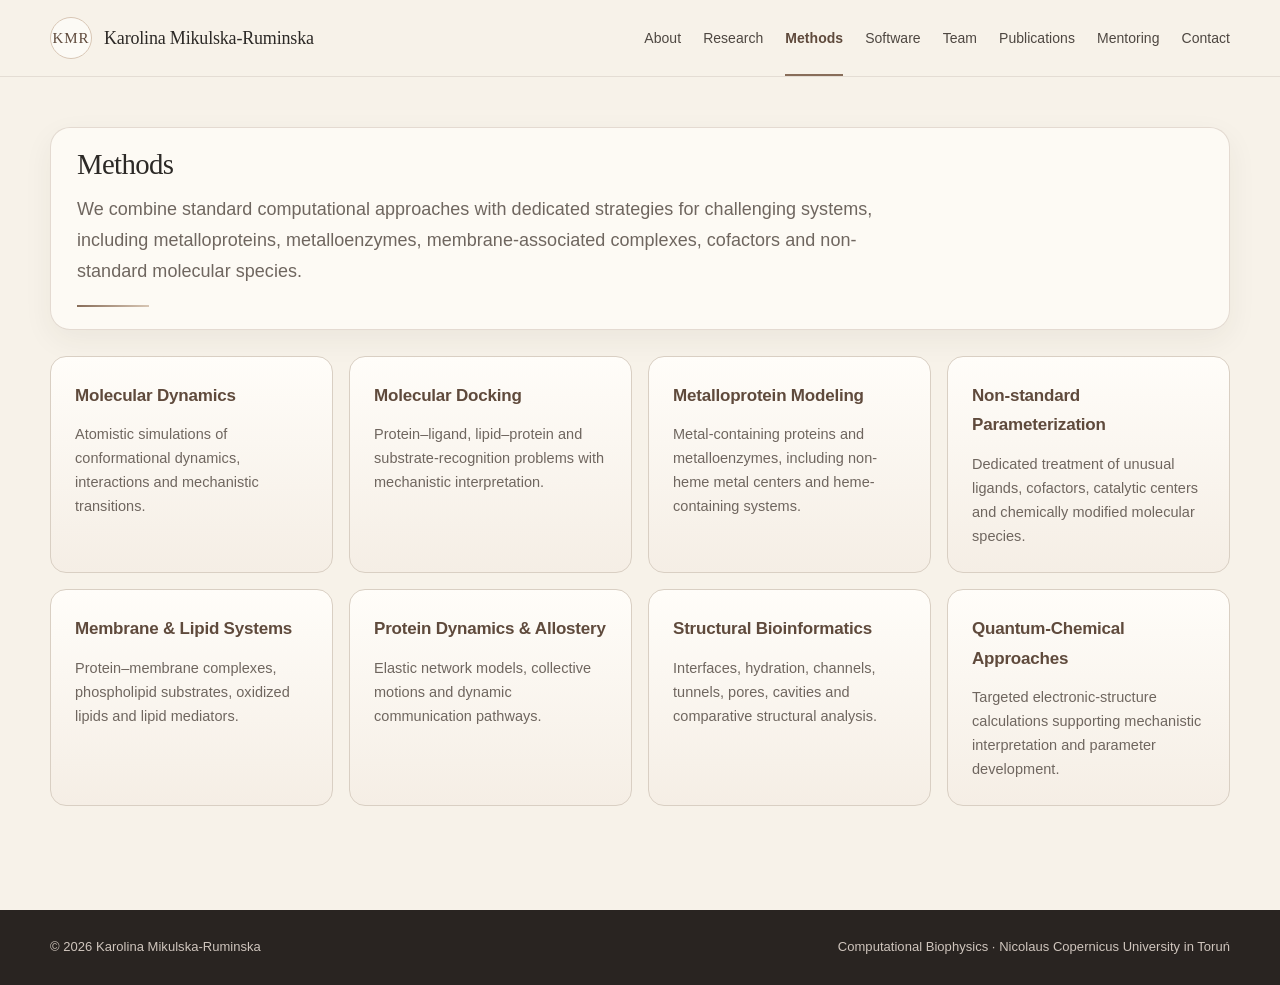
<file: methods.html>
<!doctype html>
<html lang="en">
<head>
<meta charset="utf-8">
<meta name="viewport" content="width=device-width, initial-scale=1">
<meta name="description" content="Karolina Mikulska-Ruminska — computational biophysics, regulated cell death, lipid–protein interactions, catalytic mechanisms, and computational method development at Nicolaus Copernicus University in Toruń.">
<meta name="theme-color" content="#5f4a3c">
<title>Methods | Karolina Mikulska-Ruminska</title>
<link rel="icon" href="assets/images/favicon.svg" type="image/svg+xml">
<link rel="stylesheet" href="assets/css/style.css?v=10">
</head>
<body>
<a class="skip-link" href="#main">Skip to content</a>
<header class="site-header">
  <div class="nav-wrap container">
    <a class="brand" href="index.html" aria-label="Home">
      <span class="brand-mark">KMR</span>
      <span class="brand-text">Karolina Mikulska-Ruminska</span>
    </a>
    <button class="nav-toggle" aria-expanded="false" aria-controls="site-nav" aria-label="Open navigation"><span></span><span></span><span></span></button>
    <nav id="site-nav" class="site-nav" aria-label="Primary navigation"><a href="about.html">About</a><a href="research.html">Research</a><a href="methods.html" class="active">Methods</a><a href="software.html">Software</a><a href="team.html">Team</a><a href="publications.html">Publications</a><a href="mentoring.html">Mentoring</a><a href="contact.html">Contact</a></nav>
  </div>
</header>
<main id="main">
<section class="page-hero"><div class="container"><div class="section-heading reveal"><h1 class="page-title">Methods</h1><p class="section-intro">We combine standard computational approaches with dedicated strategies for challenging systems, including metalloproteins, metalloenzymes, membrane-associated complexes, cofactors and non-standard molecular species.</p></div></div></section>
<section class="section"><div class="container"><div class="methods-grid reveal">
<div class="method-item"><h3>Molecular Dynamics</h3><p>Atomistic simulations of conformational dynamics, interactions and mechanistic transitions.</p></div><div class="method-item"><h3>Molecular Docking</h3><p>Protein–ligand, lipid–protein and substrate-recognition problems with mechanistic interpretation.</p></div><div class="method-item"><h3>Metalloprotein Modeling</h3><p>Metal-containing proteins and metalloenzymes, including non-heme metal centers and heme-containing systems.</p></div><div class="method-item"><h3>Non-standard Parameterization</h3><p>Dedicated treatment of unusual ligands, cofactors, catalytic centers and chemically modified molecular species.</p></div><div class="method-item"><h3>Membrane &amp; Lipid Systems</h3><p>Protein–membrane complexes, phospholipid substrates, oxidized lipids and lipid mediators.</p></div><div class="method-item"><h3>Protein Dynamics &amp; Allostery</h3><p>Elastic network models, collective motions and dynamic communication pathways.</p></div><div class="method-item"><h3>Structural Bioinformatics</h3><p>Interfaces, hydration, channels, tunnels, pores, cavities and comparative structural analysis.</p></div><div class="method-item"><h3>Quantum-Chemical Approaches</h3><p>Targeted electronic-structure calculations supporting mechanistic interpretation and parameter development.</p></div>
</div></div></section></main>
<footer class="site-footer"><div class="container footer-inner"><p>© <span id="year"></span> Karolina Mikulska-Ruminska</p><p>Computational Biophysics · Nicolaus Copernicus University in Toruń</p></div></footer>
<script src="assets/js/main.js?v=10"></script>
</body>
</html>
</file>
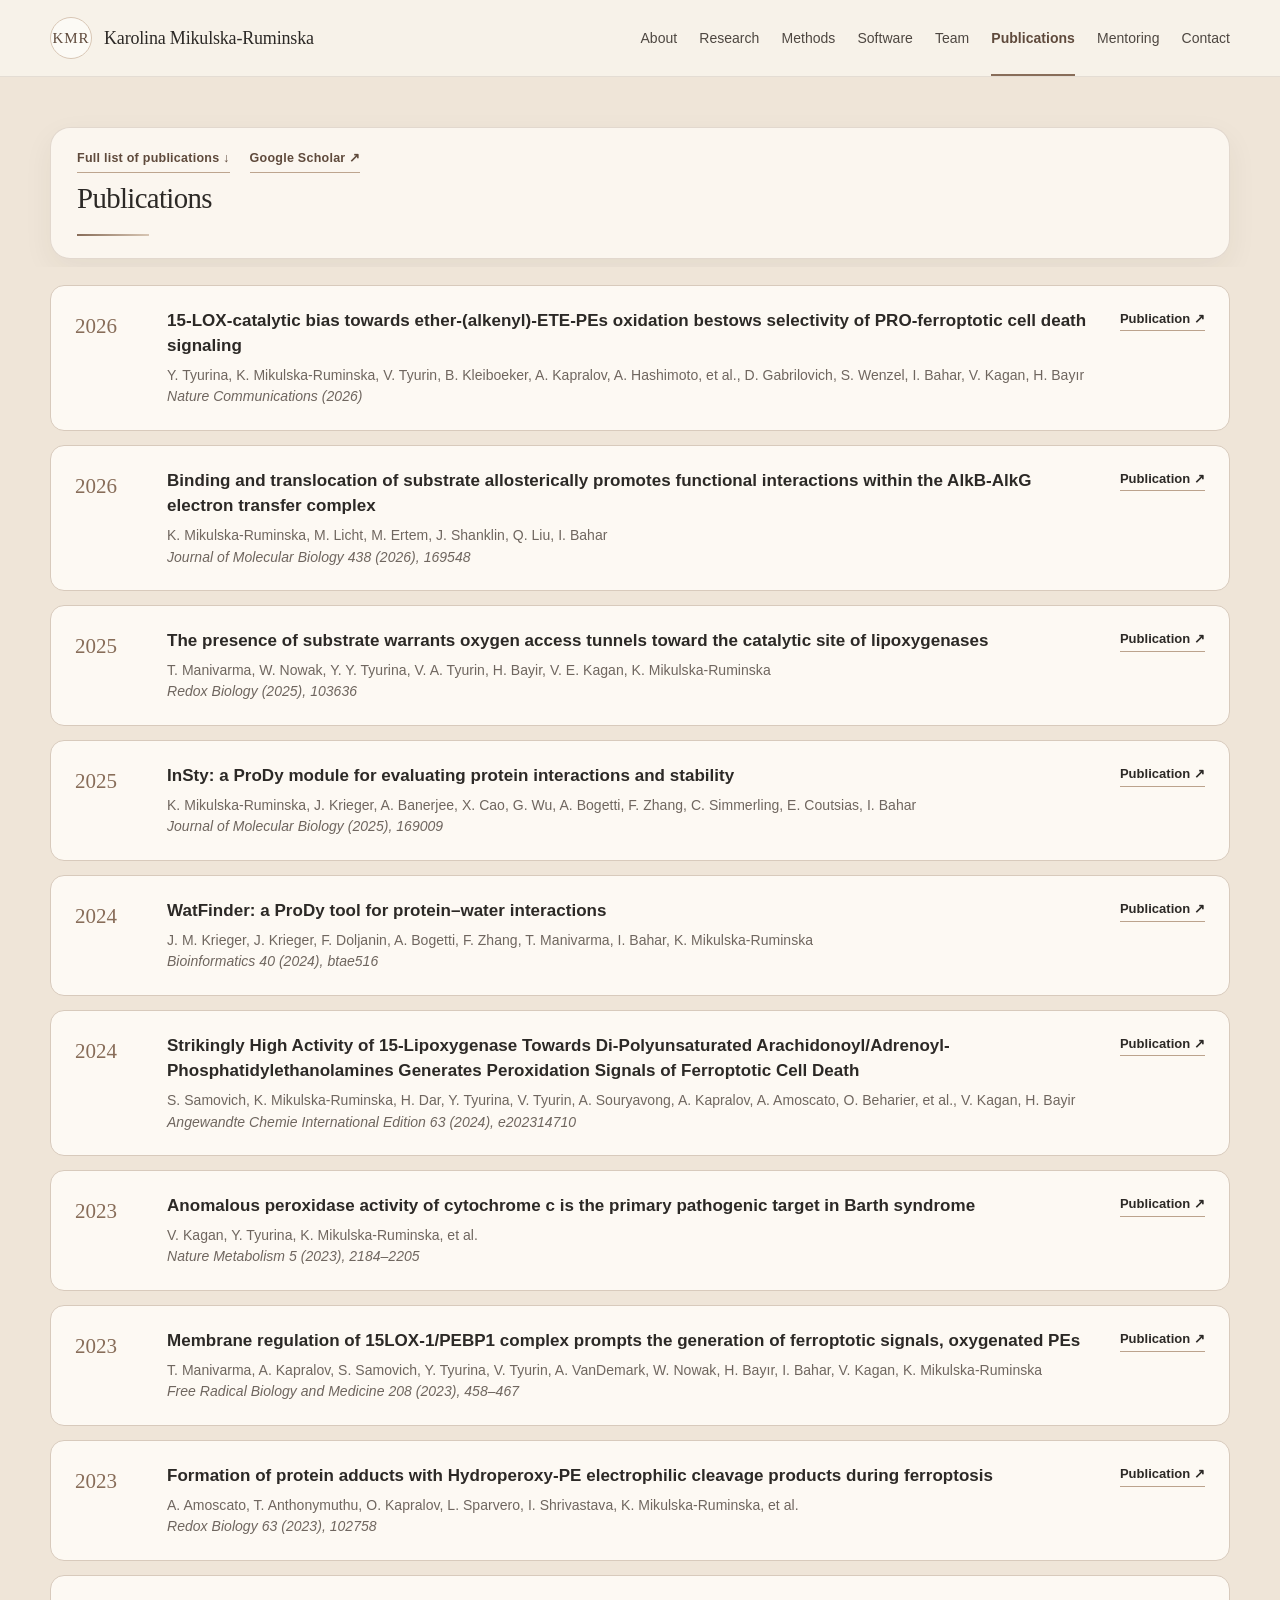
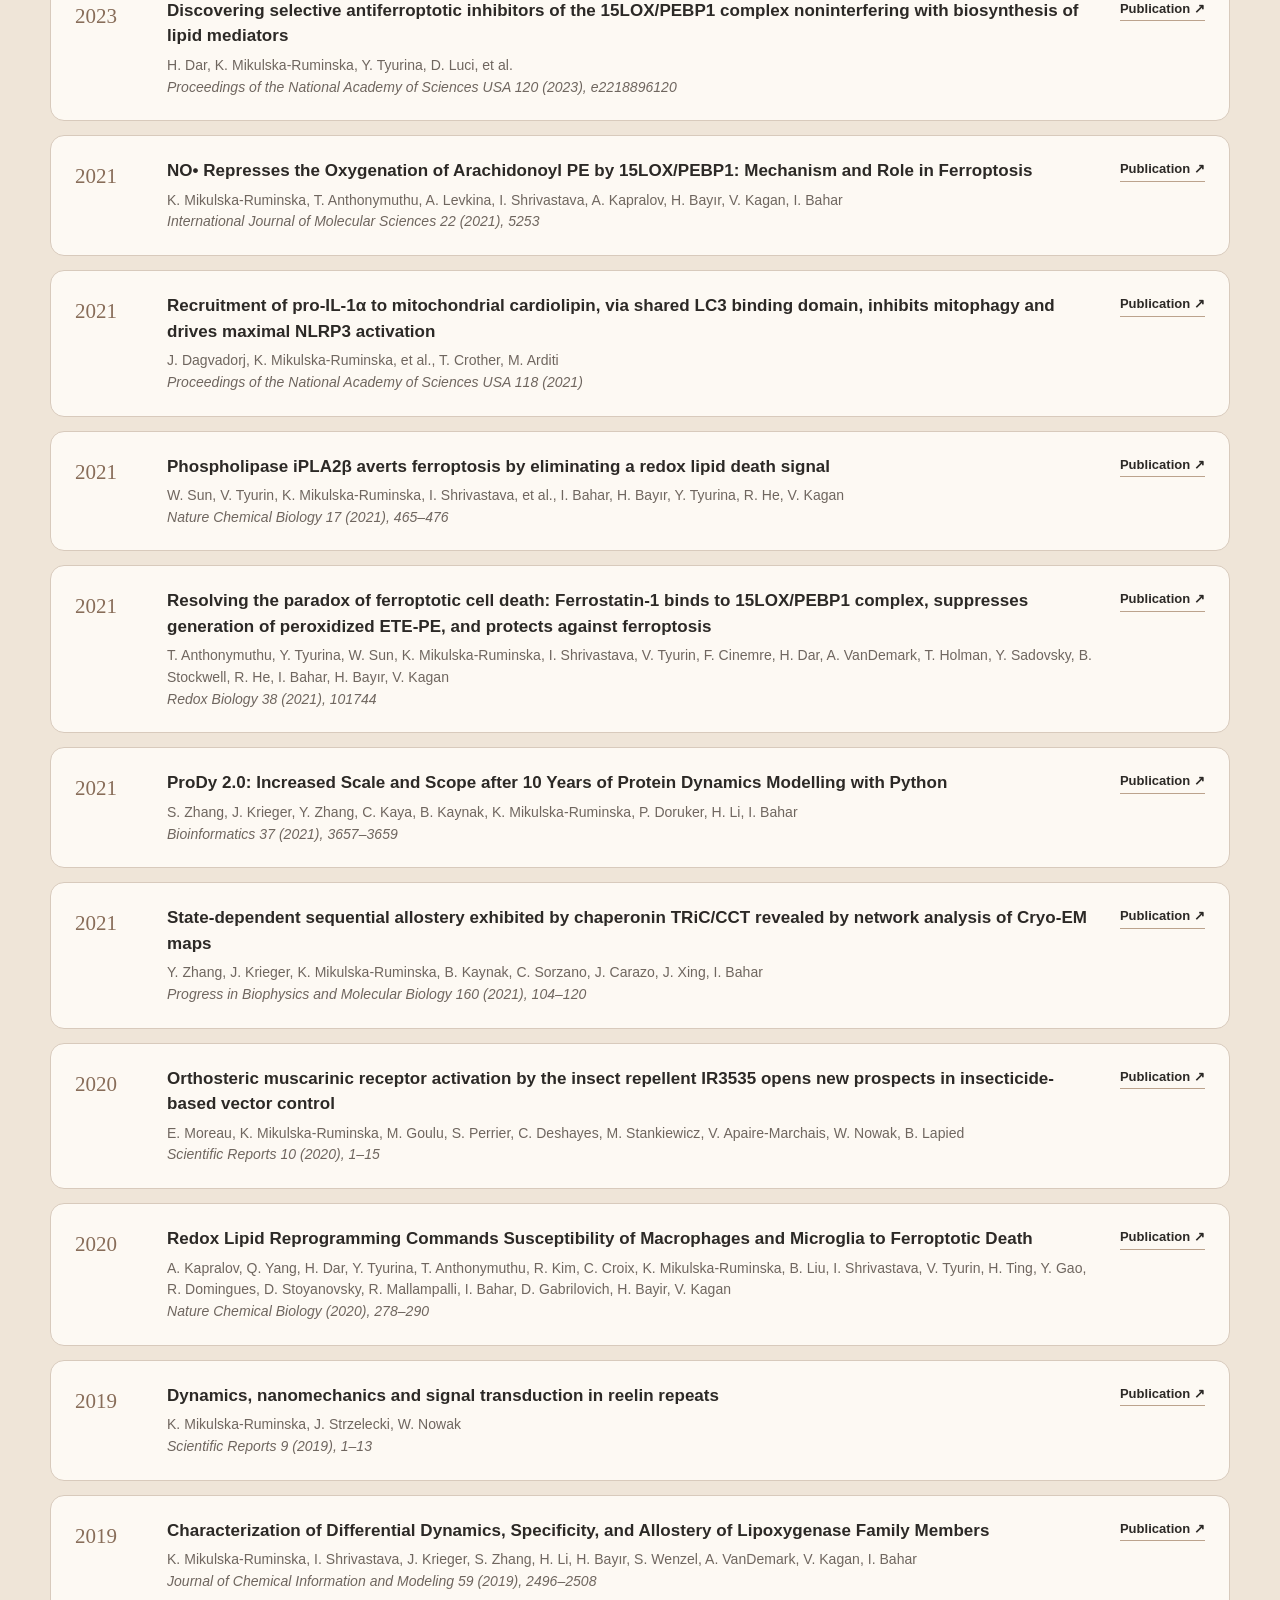
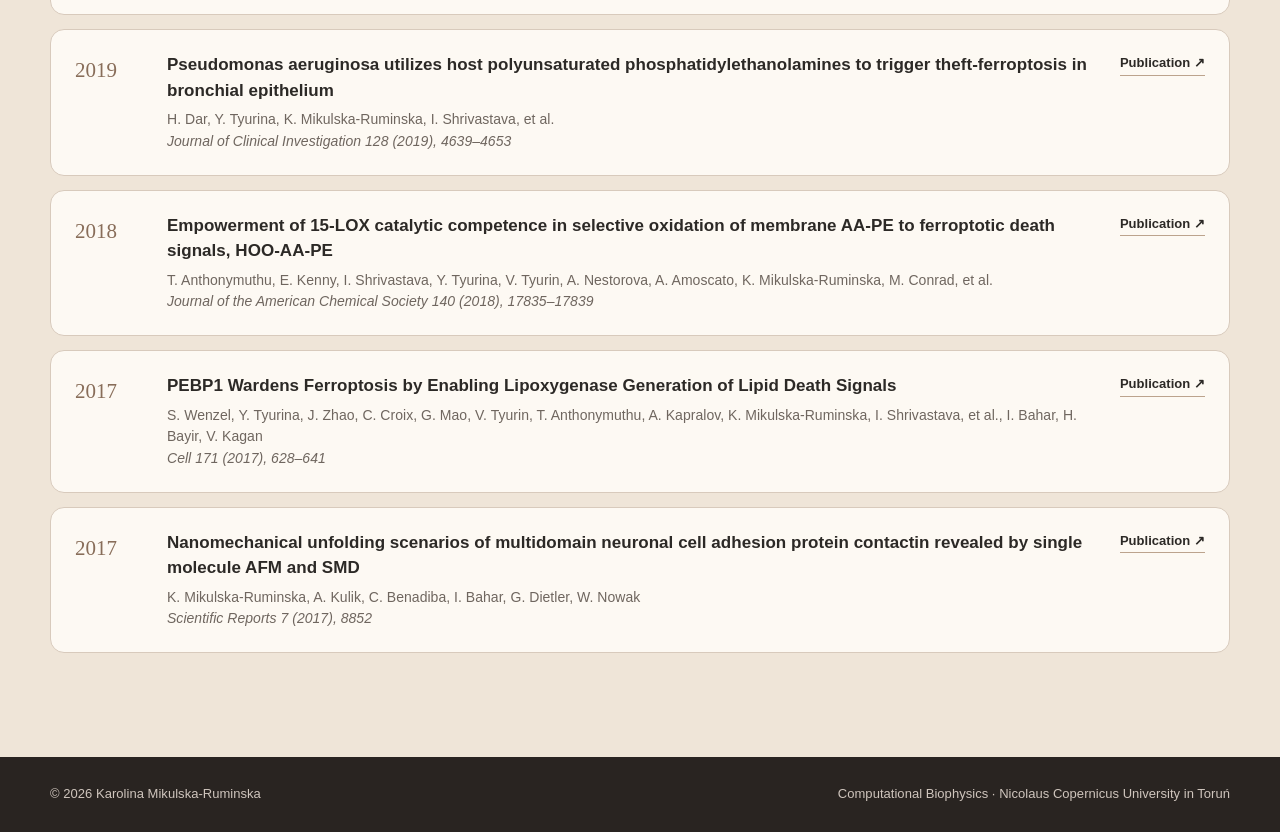
<file: publications.html>
<!doctype html>
<html lang="en">
<head>
<meta charset="utf-8">
<meta name="viewport" content="width=device-width, initial-scale=1">
<meta name="description" content="Karolina Mikulska-Ruminska — computational biophysics, regulated cell death, lipid–protein interactions, catalytic mechanisms, and computational method development at Nicolaus Copernicus University in Toruń.">
<meta name="theme-color" content="#5f4a3c">
<title>Publications | Karolina Mikulska-Ruminska</title>
<link rel="icon" href="assets/images/favicon.svg" type="image/svg+xml">
<link rel="stylesheet" href="assets/css/style.css?v=10">
</head>
<body>
<a class="skip-link" href="#main">Skip to content</a>
<header class="site-header">
  <div class="nav-wrap container">
    <a class="brand" href="index.html" aria-label="Home">
      <span class="brand-mark">KMR</span>
      <span class="brand-text">Karolina Mikulska-Ruminska</span>
    </a>
    <button class="nav-toggle" aria-expanded="false" aria-controls="site-nav" aria-label="Open navigation"><span></span><span></span><span></span></button>
    <nav id="site-nav" class="site-nav" aria-label="Primary navigation"><a href="about.html">About</a><a href="research.html">Research</a><a href="methods.html">Methods</a><a href="software.html">Software</a><a href="team.html">Team</a><a href="publications.html" class="active">Publications</a><a href="mentoring.html">Mentoring</a><a href="contact.html">Contact</a></nav>
  </div>
</header>
<main id="main">
<section class="page-hero section-tint"><div class="container"><div class="section-heading reveal publications-heading">
  <div class="publication-utility-links">
    <a class="publication-page-jump" href="#all-publications">Full list of publications ↓</a>
    <a class="publication-page-jump" href="https://scholar.google.pl/citations?user=IpyPHRwAAAAJ&hl=en" target="_blank" rel="noopener">Google Scholar ↗</a>
  </div>
  <h1 class="page-title">Publications</h1>
</div></div></section>
<section id="all-publications" class="section section-tint publication-page-body"><div class="container"><div id="publication-list" class="publication-list" aria-live="polite"></div></div></section></main>
<footer class="site-footer"><div class="container footer-inner"><p>© <span id="year"></span> Karolina Mikulska-Ruminska</p><p>Computational Biophysics · Nicolaus Copernicus University in Toruń</p></div></footer>
<script src="data/publications.js?v=10"></script>
<script src="assets/js/main.js?v=10"></script>
</body>
</html>
</file>
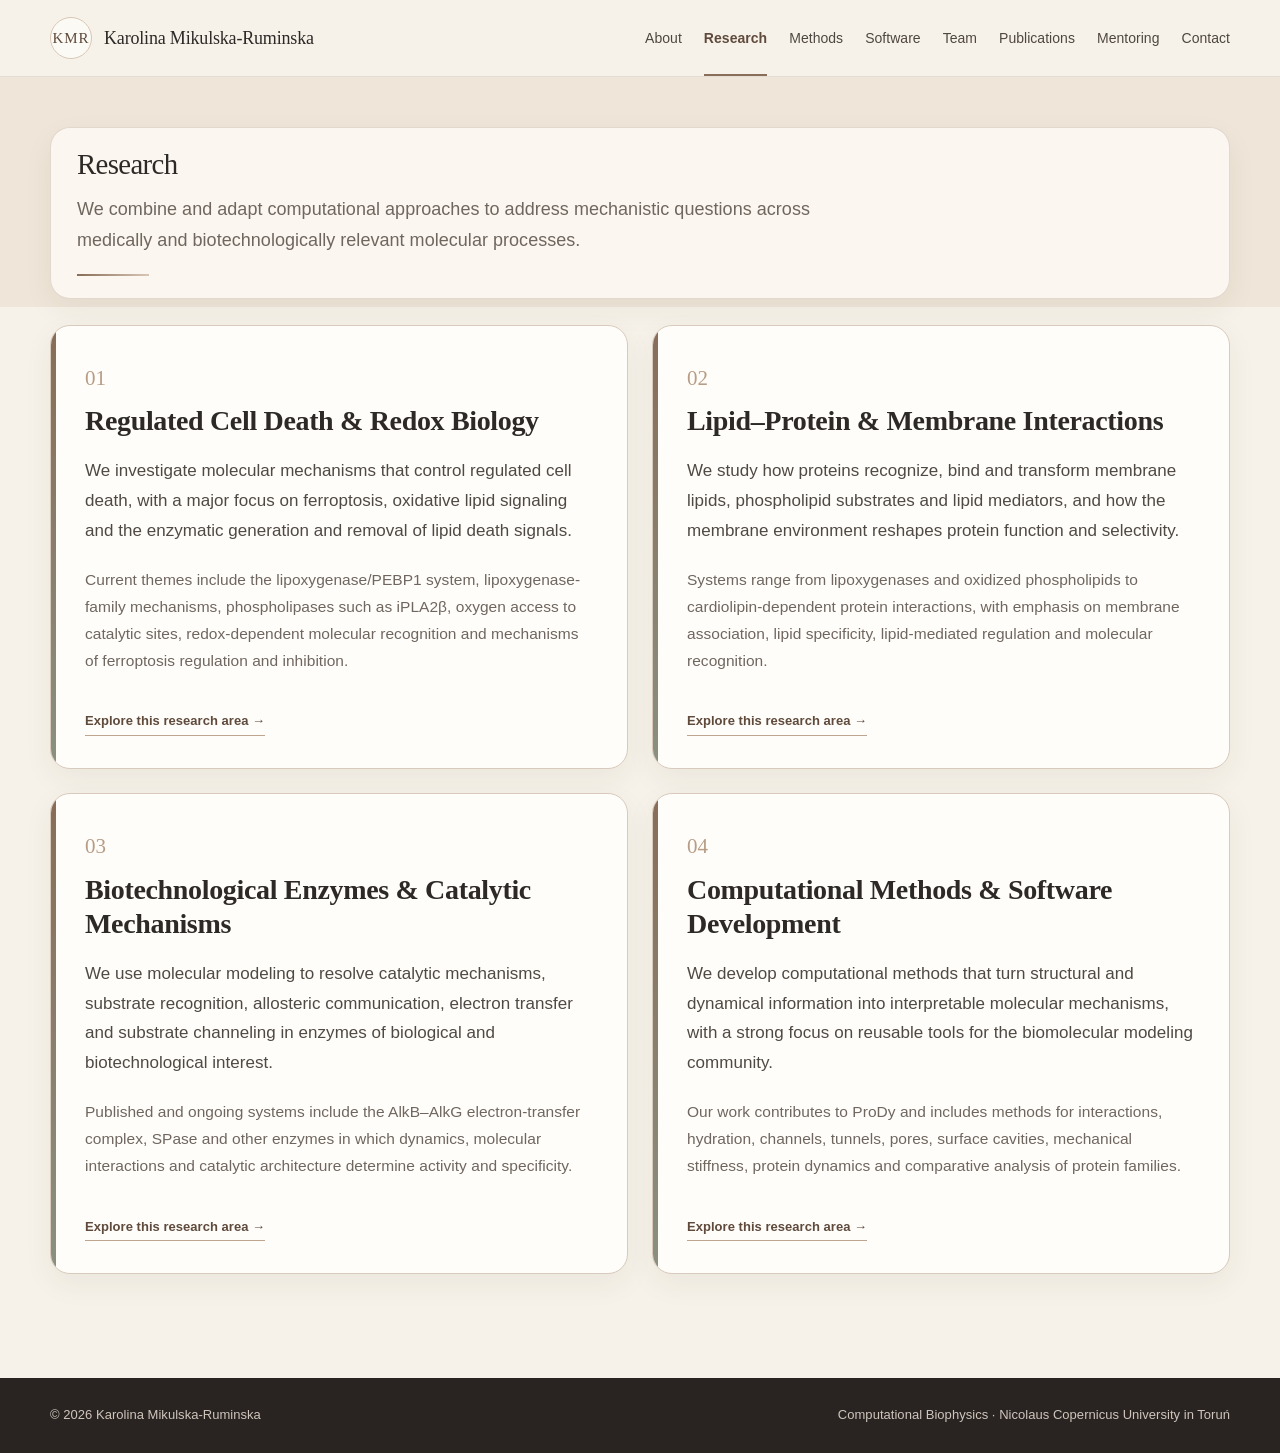
<file: research.html>
<!doctype html>
<html lang="en">
<head>
<meta charset="utf-8">
<meta name="viewport" content="width=device-width, initial-scale=1">
<meta name="description" content="Karolina Mikulska-Ruminska — computational biophysics, regulated cell death, lipid–protein interactions, catalytic mechanisms, and computational method development at Nicolaus Copernicus University in Toruń.">
<meta name="theme-color" content="#5f4a3c">
<title>Research | Karolina Mikulska-Ruminska</title>
<link rel="icon" href="assets/images/favicon.svg" type="image/svg+xml">
<link rel="stylesheet" href="assets/css/style.css?v=10">
</head>
<body>
<a class="skip-link" href="#main">Skip to content</a>
<header class="site-header">
  <div class="nav-wrap container">
    <a class="brand" href="index.html" aria-label="Home">
      <span class="brand-mark">KMR</span>
      <span class="brand-text">Karolina Mikulska-Ruminska</span>
    </a>
    <button class="nav-toggle" aria-expanded="false" aria-controls="site-nav" aria-label="Open navigation"><span></span><span></span><span></span></button>
    <nav id="site-nav" class="site-nav" aria-label="Primary navigation"><a href="about.html">About</a><a href="research.html" class="active">Research</a><a href="methods.html">Methods</a><a href="software.html">Software</a><a href="team.html">Team</a><a href="publications.html">Publications</a><a href="mentoring.html">Mentoring</a><a href="contact.html">Contact</a></nav>
  </div>
</header>
<main id="main">
<section class="page-hero section-tint"><div class="container"><div class="section-heading reveal"><h1 class="page-title">Research</h1><p class="section-intro">We combine and adapt computational approaches to address mechanistic questions across medically and biotechnologically relevant molecular processes.</p></div></div></section>
<section class="section"><div class="container"><div class="research-grid">
<a class="research-card-link reveal" href="research/regulated-cell-death.html" aria-label="Read more about Regulated Cell Death and Redox Biology"><article class="research-card"><div class="research-card-media" data-research-key="cell-death" hidden></div><span class="card-number">01</span><h3>Regulated Cell Death &amp; Redox Biology</h3><p>We investigate molecular mechanisms that control regulated cell death, with a major focus on ferroptosis, oxidative lipid signaling and the enzymatic generation and removal of lipid death signals.</p><p class="small">Current themes include the lipoxygenase/PEBP1 system, lipoxygenase-family mechanisms, phospholipases such as iPLA2β, oxygen access to catalytic sites, redox-dependent molecular recognition and mechanisms of ferroptosis regulation and inhibition.</p><span class="card-link-hint">Explore this research area →</span></article></a>
<a class="research-card-link reveal" href="research/lipid-protein-membrane.html" aria-label="Read more about Lipid–Protein and Membrane Interactions"><article class="research-card"><div class="research-card-media" data-research-key="lipid-membrane" hidden></div><span class="card-number">02</span><h3>Lipid–Protein &amp; Membrane Interactions</h3><p>We study how proteins recognize, bind and transform membrane lipids, phospholipid substrates and lipid mediators, and how the membrane environment reshapes protein function and selectivity.</p><p class="small">Systems range from lipoxygenases and oxidized phospholipids to cardiolipin-dependent protein interactions, with emphasis on membrane association, lipid specificity, lipid-mediated regulation and molecular recognition.</p><span class="card-link-hint">Explore this research area →</span></article></a>
<a class="research-card-link reveal" href="research/biotechnological-enzymes.html" aria-label="Read more about Biotechnological Enzymes and Catalytic Mechanisms"><article class="research-card"><div class="research-card-media" data-research-key="biotech-enzymes" hidden></div><span class="card-number">03</span><h3>Biotechnological Enzymes &amp; Catalytic Mechanisms</h3><p>We use molecular modeling to resolve catalytic mechanisms, substrate recognition, allosteric communication, electron transfer and substrate channeling in enzymes of biological and biotechnological interest.</p><p class="small">Published and ongoing systems include the AlkB–AlkG electron-transfer complex, SPase and other enzymes in which dynamics, molecular interactions and catalytic architecture determine activity and specificity.</p><span class="card-link-hint">Explore this research area →</span></article></a>
<a class="research-card-link reveal" href="research/computational-methods.html" aria-label="Read more about Computational Methods and Software Development"><article class="research-card"><div class="research-card-media" data-research-key="methods-software" hidden></div><span class="card-number">04</span><h3>Computational Methods &amp; Software Development</h3><p>We develop computational methods that turn structural and dynamical information into interpretable molecular mechanisms, with a strong focus on reusable tools for the biomolecular modeling community.</p><p class="small">Our work contributes to ProDy and includes methods for interactions, hydration, channels, tunnels, pores, surface cavities, mechanical stiffness, protein dynamics and comparative analysis of protein families.</p><span class="card-link-hint">Explore this research area →</span></article></a>
</div></div></section></main>
<footer class="site-footer"><div class="container footer-inner"><p>© <span id="year"></span> Karolina Mikulska-Ruminska</p><p>Computational Biophysics · Nicolaus Copernicus University in Toruń</p></div></footer>
<script src="data/research-topic-images.js?v=10"></script>
<script src="assets/js/main.js?v=10"></script>
</body>
</html>
</file>
<file: assets/css/style.css>
:root {
  --bg: #f7f2e9;
  --bg-soft: #fbf8f2;
  --bg-tint: #efe5d8;
  --paper: #fffdf9;
  --ink: #2c2926;
  --muted: #6f665f;
  --accent: #886d59;
  --accent-dark: #5f4a3c;
  --accent-soft: #d8c6b4;
  --sage: #8a907f;
  --line: #d9cfc3;
  --line-dark: rgba(255,255,255,.16);
  --dark: #342c28;
  --dark-soft: #443831;
  --shadow: 0 18px 55px rgba(59, 45, 36, .08);
  --shadow-soft: 0 10px 30px rgba(59, 45, 36, .06);
  --radius: 20px;
  --radius-sm: 12px;
  --container: 1180px;
  --narrow: 960px;
  --font-display: "Iowan Old Style", "Palatino Linotype", "Book Antiqua", Palatino, Georgia, serif;
  --font-body: Aptos, "Segoe UI", "Helvetica Neue", Arial, sans-serif;
}

* { box-sizing: border-box; }
html { scroll-behavior: smooth; }
body {
  margin: 0;
  background: var(--bg);
  color: var(--ink);
  font-family: var(--font-body);
  font-size: 17px;
  line-height: 1.74;
  letter-spacing: .002em;
  -webkit-font-smoothing: antialiased;
}
img { max-width: 100%; display: block; }
a { color: inherit; }
p { margin: 0 0 1.18em; }
h1,h2,h3,h4 { margin: 0; color: var(--ink); }
h1,h2 { font-family: var(--font-display); font-weight: 500; letter-spacing: -.025em; }
h3,h4 { font-weight: 650; letter-spacing: -.012em; }

.container { width: min(calc(100% - 42px), var(--container)); margin-inline: auto; }
.container.narrow { width: min(calc(100% - 42px), var(--narrow)); }
.section { padding: 104px 0; position: relative; }
.section-soft { background: var(--bg-soft); }
.section-tint { background: var(--bg-tint); }

.skip-link { position:absolute; left:-9999px; top:auto; }
.skip-link:focus { left:16px; top:16px; z-index:1000; background:#fff; padding:10px 14px; border-radius:8px; }

.site-header {
  position: sticky; top: 0; z-index: 50;
  background: rgba(247,242,233,.91);
  backdrop-filter: blur(14px);
  border-bottom: 1px solid rgba(95,74,60,.12);
}
.nav-wrap { min-height: 76px; display:flex; align-items:center; justify-content:space-between; gap:28px; }
.brand { display:flex; align-items:center; gap:12px; text-decoration:none; }
.brand-mark { width:42px; height:42px; display:grid; place-items:center; border:1px solid var(--accent-soft); border-radius:50%; color:var(--accent-dark); font-family:var(--font-display); font-size:15px; letter-spacing:.06em; background:rgba(255,255,255,.55); }
.brand-text { font-family:var(--font-display); font-size:18px; letter-spacing:-.01em; }
.site-nav { display:flex; gap:22px; align-items:center; }
.site-nav a { font-size:14px; text-decoration:none; color:#4e4741; padding:26px 0 24px; border-bottom:2px solid transparent; transition:.2s ease; }
.site-nav a:hover, .site-nav a:focus-visible { color:var(--accent-dark); border-bottom-color:var(--accent); }
.nav-toggle { display:none; background:transparent; border:0; padding:8px; }
.nav-toggle span { display:block; width:24px; height:2px; margin:5px; background:var(--ink); }

.hero { overflow:hidden; padding: 92px 0 98px; border-bottom:1px solid var(--line); }
.hero-grid { display:grid; grid-template-columns:minmax(0,1.45fr) minmax(280px,.75fr); gap:72px; align-items:center; }
.hero-copy { position:relative; z-index:2; }
.eyebrow { margin:0 0 18px; text-transform:uppercase; letter-spacing:.17em; font-size:12px; font-weight:700; color:var(--accent); }
.hero h1 { font-size:clamp(54px,7vw,92px); line-height:.96; max-width:780px; }
.hero-role { margin:26px 0 18px; font-size:18px; font-weight:650; color:var(--accent-dark); }
.hero-lead { max-width:760px; font-size:20px; line-height:1.72; color:#514943; }
.hero-actions { display:flex; flex-wrap:wrap; gap:12px; margin-top:30px; }
.button { display:inline-flex; align-items:center; justify-content:center; min-height:44px; padding:10px 18px; border-radius:999px; text-decoration:none; font-size:14px; font-weight:650; transition:transform .18s ease, box-shadow .18s ease, background .18s ease; }
.button:hover { transform:translateY(-1px); }
.button-primary { background:var(--accent-dark); color:#fffaf4; box-shadow:0 7px 20px rgba(95,74,60,.18); }
.button-ghost { border:1px solid var(--line); background:rgba(255,255,255,.62); }
.hero-tags { margin-top:30px; display:flex; flex-wrap:wrap; gap:9px; }
.hero-tags span { border:1px solid var(--accent-soft); background:#f3ebe1; border-radius:999px; padding:7px 11px; font-size:12px; color:#5f5148; }
.hero-portrait-wrap { position:relative; }
.portrait-frame { padding:12px; border:1px solid var(--accent-soft); background:rgba(255,255,255,.65); border-radius:46% 46% 18px 18px; box-shadow:var(--shadow); transform:rotate(.7deg); }
.hero-portrait { width:100%; aspect-ratio:4/5; object-fit:cover; object-position:center top; border-radius:44% 44% 14px 14px; filter:saturate(.92) contrast(.98); }
.hero-orbit { position:absolute; border:1px solid rgba(136,109,89,.18); border-radius:50%; pointer-events:none; }
.orbit-one { width:460px; height:460px; right:-160px; top:-180px; }
.orbit-two { width:240px; height:240px; left:-110px; bottom:-100px; }

.section-heading {
  position:relative;
  margin:0 0 48px;
  padding:30px 34px 32px;
  background:rgba(255,253,249,.72);
  border:1px solid rgba(136,109,89,.22);
  border-radius:var(--radius);
  box-shadow:var(--shadow-soft);
}
.section-heading::after { content:""; display:block; width:84px; height:2px; background:linear-gradient(90deg,var(--accent),var(--accent-soft)); margin-top:24px; }
.section-heading h2 { font-size:clamp(34px,4vw,52px); line-height:1.13; max-width:900px; }
.section-intro { max-width:850px; margin:18px 0 0; color:var(--muted); font-size:18px; line-height:1.72; }

.about-grid { display:grid; grid-template-columns:1.3fr .7fr; gap:50px; align-items:start; }
.prose { font-size:18px; line-height:1.8; }
.prose p + p { margin-top:1.05em; }
.about-facts { background:var(--paper); border:1px solid var(--line); border-radius:var(--radius); padding:8px 26px; box-shadow:var(--shadow-soft); }
.about-facts div { display:grid; grid-template-columns:110px 1fr; gap:18px; padding:20px 0; border-bottom:1px solid var(--line); }
.about-facts div:last-child { border-bottom:0; }
.about-facts strong { color:var(--accent-dark); }
.about-facts span { color:#514943; line-height:1.55; }
.highlight-strip { display:grid; grid-template-columns:repeat(3,1fr); gap:16px; margin-top:38px; }
.highlight-strip > div { background:#f2e8dc; border:1px solid #dfd1c2; padding:22px; border-radius:var(--radius-sm); }
.highlight-year { display:block; color:var(--accent); font-size:13px; font-weight:700; margin-bottom:6px; }
.highlight-strip strong { line-height:1.45; display:block; }
.leadership-grid { display:grid; grid-template-columns:repeat(3,1fr); gap:18px; margin-top:18px; }
.leadership-grid article { background:var(--paper); border:1px solid var(--line); border-radius:var(--radius-sm); padding:24px; }
.leadership-grid article > span { text-transform:uppercase; letter-spacing:.12em; font-size:10px; font-weight:800; color:var(--accent); }
.leadership-grid h3 { margin:8px 0 10px; }
.leadership-grid p { color:var(--muted); line-height:1.62; margin:0; }

.research-grid { display:grid; grid-template-columns:repeat(2,1fr); gap:24px; }
.research-card { position:relative; background:var(--paper); border:1px solid #d8cabc; border-radius:var(--radius); padding:34px 34px 32px; box-shadow:var(--shadow-soft); overflow:hidden; transition:transform .2s ease, box-shadow .2s ease; }
.research-card:hover { transform:translateY(-3px); box-shadow:var(--shadow); }
.research-card::before { content:""; position:absolute; inset:0 auto 0 0; width:5px; background:linear-gradient(var(--accent),var(--sage)); }
.card-number { font-family:var(--font-display); color:#b79d86; font-size:21px; }
.research-card h3 { font-family:var(--font-display); font-weight:600; font-size:28px; line-height:1.22; margin:8px 0 18px; }
.research-card p { color:#4f4944; line-height:1.75; }
.research-card p:last-child { margin-bottom:0; }
.research-card .small { font-size:15.5px; color:var(--muted); }

.methods-grid { display:grid; grid-template-columns:repeat(4,1fr); gap:16px; }
.method-item { min-height:180px; background:linear-gradient(180deg,#fffdf9,#f5eee5); border:1px solid var(--line); border-radius:16px; padding:24px; }
.method-item h3 { font-size:17px; margin-bottom:12px; color:var(--accent-dark); }
.method-item p { font-size:14.5px; line-height:1.66; color:var(--muted); margin:0; }

.section-dark { background:var(--dark); color:#f6efe6; }
.section-dark .section-heading { background:rgba(255,255,255,.055); border-color:var(--line-dark); box-shadow:none; }
.section-dark .section-heading h2 { color:#fff8ef; }
.section-dark .section-heading .eyebrow { color:#d9bfa8; }
.section-dark .section-intro { color:#d7ccc3; }
.section-dark .section-heading::after { background:linear-gradient(90deg,#d3b79e,rgba(211,183,158,.15)); }
.software-grid { display:grid; grid-template-columns:repeat(2,1fr); gap:24px; }
.software-card { background:#f9f3ea; color:var(--ink); border:1px solid rgba(255,255,255,.12); border-radius:var(--radius); padding:32px; box-shadow:0 16px 44px rgba(0,0,0,.12); }
.software-status { font-size:11px; letter-spacing:.12em; text-transform:uppercase; color:var(--accent); font-weight:750; margin-bottom:10px; }
.software-card h3 { font-family:var(--font-display); font-size:31px; font-weight:600; margin-bottom:15px; }
.software-card p { line-height:1.75; color:#554c45; font-size:15.7px; }
.software-links { display:flex; flex-wrap:wrap; gap:10px; margin-top:20px; }
.software-links a { text-decoration:none; font-weight:700; font-size:13px; color:var(--accent-dark); border-bottom:1px solid #b99f89; padding-bottom:2px; }
.ongoing-card, .support-card { margin-top:26px; border:1px solid var(--line-dark); border-radius:var(--radius); padding:30px 32px; background:rgba(255,255,255,.055); }
.ongoing-card h3, .support-card h3 { color:#fff8ef; font-family:var(--font-display); font-size:29px; font-weight:600; margin-bottom:8px; }
.ongoing-card p, .support-card p { color:#d7ccc3; margin:0; }
.support-card { display:flex; justify-content:space-between; gap:24px; align-items:center; }
.support-links { display:flex; flex-wrap:wrap; gap:10px; }
.button-light { background:#f4eadf; color:#40352f; }
.button-outline-light { color:#f4eadf; border:1px solid rgba(255,255,255,.32); }

.team-grid { display:grid; grid-template-columns:repeat(2,1fr); gap:20px; max-width:760px; }
.person-card { display:flex; align-items:center; gap:18px; padding:22px; background:var(--paper); border:1px solid var(--line); border-radius:var(--radius-sm); box-shadow:var(--shadow-soft); }
.person-initials { flex:0 0 56px; height:56px; display:grid; place-items:center; border-radius:50%; background:#eee2d5; border:1px solid #d9c4b0; color:var(--accent-dark); font-family:var(--font-display); }
.person-card h3 { font-family:var(--font-display); font-size:22px; font-weight:600; }
.person-card p { margin:4px 0 0; color:var(--muted); font-size:14.5px; }

.publications-heading { display:flex; justify-content:space-between; gap:28px; align-items:flex-end; }
.text-link { white-space:nowrap; text-decoration:none; color:var(--accent-dark); font-weight:700; font-size:13px; }
.publication-list { display:grid; gap:14px; }
.publication-item { background:rgba(255,253,249,.86); border:1px solid #d8cabc; border-radius:14px; padding:22px 24px; display:grid; grid-template-columns:72px 1fr auto; gap:20px; align-items:start; }
.publication-year { font-family:var(--font-display); font-size:21px; color:var(--accent); }
.publication-title { font-weight:720; line-height:1.5; margin-bottom:6px; }
.publication-meta { color:var(--muted); font-size:14px; line-height:1.55; }
.publication-link { font-size:13px; font-weight:700; text-decoration:none; border-bottom:1px solid #bca38d; }

.mentoring-groups { display:grid; gap:20px; }
.mentoring-group { background:var(--paper); border:1px solid var(--line); border-radius:var(--radius); padding:26px 28px 18px; box-shadow:var(--shadow-soft); }
.mentoring-group > h3 { font-family:var(--font-display); font-size:26px; font-weight:600; padding-bottom:13px; border-bottom:1px solid var(--line); }
.mentee-row { padding:15px 0; border-bottom:1px dashed #ddd0c2; }
.mentee-row:last-child { border-bottom:0; }
.mentee-row strong { display:block; }
.mentee-row span { display:block; margin-top:3px; color:var(--muted); font-size:14.5px; line-height:1.58; }

.contact-section { background:#eee3d5; border-top:1px solid #dbccbc; }
.contact-grid { display:grid; grid-template-columns:1.1fr .9fr; gap:42px; align-items:start; }
.contact-grid .section-heading { margin-bottom:0; }
.contact-card { background:var(--paper); border:1px solid #d7c8b8; border-radius:var(--radius); padding:32px; box-shadow:var(--shadow-soft); }
.contact-card h3 { font-family:var(--font-display); font-size:28px; font-weight:600; margin-bottom:12px; }
.contact-card p { color:var(--muted); }
.contact-links { display:grid; gap:8px; margin-top:20px; }
.contact-links a { text-decoration:none; color:var(--accent-dark); font-weight:650; width:max-content; max-width:100%; }
.contact-id { color:var(--muted); font-size:14px; }

.site-footer { background:#292421; color:#cfc5bd; padding:26px 0; font-size:13px; }
.footer-inner { display:flex; justify-content:space-between; gap:20px; }
.site-footer p { margin:0; }

/* Optional research image carousel. It remains hidden until data/research-gallery.js contains images. */
.section-gallery { padding-top:0; }
.research-carousel { position:relative; border:1px solid var(--line); border-radius:24px; background:var(--paper); overflow:hidden; box-shadow:var(--shadow); }
.carousel-stage { position:relative; min-height:420px; background:#e9dfd3; }
.carousel-slide { position:absolute; inset:0; opacity:0; transition:opacity .7s ease; }
.carousel-slide.active { opacity:1; }
.carousel-slide img { width:100%; height:100%; object-fit:cover; position:absolute; inset:0; }
.carousel-caption { position:absolute; left:26px; right:26px; bottom:24px; max-width:660px; padding:16px 18px; border-radius:12px; background:rgba(42,35,31,.72); color:white; backdrop-filter:blur(9px); }
.carousel-caption strong { display:block; margin-bottom:4px; }
.carousel-caption span { font-size:14px; line-height:1.55; color:#eee4db; }
.carousel-controls { position:absolute; inset:auto 18px 18px auto; display:flex; gap:8px; z-index:3; }
.carousel-control { width:42px; height:42px; border:1px solid rgba(255,255,255,.42); border-radius:50%; background:rgba(47,39,35,.68); color:#fff; cursor:pointer; font-size:20px; }
.carousel-dots { display:flex; gap:7px; padding:15px 20px 18px; justify-content:center; background:var(--paper); }
.carousel-dot { width:8px; height:8px; border-radius:50%; border:0; background:#cdbbaa; cursor:pointer; }
.carousel-dot.active { background:var(--accent-dark); }

.reveal { opacity:1; transform:none; }
.js .reveal { opacity:0; transform:translateY(14px); transition:opacity .55s ease, transform .55s ease; }
.js .reveal.visible { opacity:1; transform:none; }

@media (max-width: 980px) {
  .site-nav { position:absolute; left:20px; right:20px; top:68px; display:none; flex-direction:column; align-items:stretch; gap:0; padding:10px 18px; background:var(--paper); border:1px solid var(--line); border-radius:14px; box-shadow:var(--shadow); }
  .site-nav.open { display:flex; }
  .site-nav a { padding:11px 0; border-bottom:1px solid var(--line); }
  .site-nav a:last-child { border-bottom:0; }
  .nav-toggle { display:block; }
  .hero-grid, .about-grid, .contact-grid { grid-template-columns:1fr; }
  .hero-portrait-wrap { max-width:420px; }
  .research-grid, .software-grid { grid-template-columns:1fr; }
  .methods-grid { grid-template-columns:repeat(2,1fr); }
  .highlight-strip, .leadership-grid { grid-template-columns:1fr; }
  .publication-item { grid-template-columns:64px 1fr; }
  .publication-link { grid-column:2; justify-self:start; }
}

@media (max-width: 680px) {
  body { font-size:16px; line-height:1.72; }
  .container, .container.narrow { width:min(calc(100% - 28px), var(--container)); }
  .section { padding:76px 0; }
  .nav-wrap { min-height:68px; }
  .brand-text { display:none; }
  .hero { padding:68px 0 72px; }
  .hero-grid { gap:42px; }
  .hero h1 { font-size:clamp(48px,15vw,66px); }
  .hero-lead { font-size:18px; }
  .section-heading { padding:24px 22px 26px; margin-bottom:34px; }
  .section-heading h2 { font-size:36px; }
  .research-card, .software-card { padding:26px 24px; }
  .methods-grid, .team-grid { grid-template-columns:1fr; }
  .support-card { flex-direction:column; align-items:flex-start; }
  .publications-heading { display:block; }
  .publications-heading .text-link { display:inline-block; margin-top:18px; }
  .publication-item { grid-template-columns:1fr; gap:8px; }
  .publication-link { grid-column:1; }
  .footer-inner { display:block; }
  .footer-inner p + p { margin-top:5px; }
  .carousel-stage { min-height:300px; }
}

@media (prefers-reduced-motion: reduce) {
  html { scroll-behavior:auto; }
  *, *::before, *::after { transition:none !important; animation:none !important; }
}


/* v4: multipage layout and refined scale */
.site-nav a.active { color:var(--accent-dark); border-bottom-color:var(--accent); font-weight:700; }
.hero h1 { font-size:clamp(48px,5.6vw,74px); line-height:1.01; }
.hero-grid { grid-template-columns:minmax(0,1.55fr) minmax(240px,.58fr); gap:68px; }
.hero-portrait-wrap { max-width:330px; justify-self:end; }
.section-heading h2 { font-size:clamp(30px,3.2vw,44px); }
.page-hero { padding:72px 0 24px; }
.page-hero.section-dark { padding-bottom:28px; }
.page-content { padding-top:44px; }
.page-title { font-family:var(--font-display); font-weight:500; letter-spacing:-.022em; font-size:clamp(36px,4.3vw,54px); line-height:1.12; color:var(--ink); max-width:930px; }
.page-title-light { color:#fff8ef; }
.subsection-title { margin:62px 0 22px; padding-bottom:14px; border-bottom:1px solid var(--line); }
.subsection-title .eyebrow { margin-bottom:8px; }
.subsection-title h2 { font-family:var(--font-display); font-weight:500; font-size:31px; letter-spacing:-.018em; }
.home-links-section { padding-top:64px; }
.home-link-grid { display:grid; grid-template-columns:repeat(4,1fr); gap:16px; }
.home-link-card { display:block; text-decoration:none; background:var(--paper); border:1px solid var(--line); border-radius:var(--radius); padding:26px; box-shadow:var(--shadow-soft); transition:transform .2s ease, box-shadow .2s ease; }
.home-link-card:hover { transform:translateY(-3px); box-shadow:var(--shadow); }
.home-link-card > span { color:var(--accent); font-size:12px; font-weight:800; letter-spacing:.13em; }
.home-link-card h2 { font-family:var(--font-display); font-size:27px; font-weight:600; margin:7px 0 12px; }
.home-link-card p { color:var(--muted); font-size:14.5px; line-height:1.65; margin:0; }
.software-page-body { padding-top:38px; }
.publication-page-body { padding-top:36px; }
.compact-contact-heading { padding:26px 30px 28px; }
.contact-page-title { font-size:clamp(30px,3.2vw,42px); max-width:760px; }
.mentoring-note { margin-top:24px; padding:16px 18px; border-left:3px solid var(--accent-soft); color:var(--muted); font-size:14px; }
.mentoring-note p { margin:0; }

@media (max-width:980px) {
  .hero-portrait-wrap { justify-self:start; max-width:320px; }
  .home-link-grid { grid-template-columns:repeat(2,1fr); }
}
@media (max-width:680px) {
  .hero h1 { font-size:clamp(43px,13vw,58px); }
  .hero-portrait-wrap { max-width:270px; }
  .page-hero { padding:52px 0 12px; }
  .page-title { font-size:36px; }
  .home-link-grid { grid-template-columns:1fr; }
}


/* v5: slightly smaller page and subsection titles */
.page-title { font-size: clamp(30px, 3.6vw, 46px); line-height: 1.14; }
.section-heading h2 { font-size: clamp(28px, 2.9vw, 40px); }
.subsection-title h2 { font-size: 28px; }
.contact-page-title { font-size: clamp(28px, 3vw, 38px); }
@media (max-width:680px) {
  .page-title { font-size: 32px; }
  .section-heading h2 { font-size: 31px; }
  .subsection-title h2 { font-size: 26px; }
}


/* v6: compact page titles, deeper academic profile, recent publications and optional research images */
.page-title { font-size:clamp(28px,2.8vw,38px); line-height:1.16; }
.section-heading { padding:22px 26px 24px; }
.section-heading .section-intro { max-width:800px; }
.subsection-title h2 { font-size:26px; }
.contact-page-title { font-size:clamp(28px,2.8vw,36px); }

.simple-section-heading { display:flex; align-items:end; justify-content:space-between; gap:24px; margin-bottom:26px; padding-bottom:14px; border-bottom:1px solid var(--line); }
.simple-section-heading h2 { font-family:var(--font-display); font-size:30px; font-weight:600; line-height:1.15; margin:4px 0 0; }
.recent-publication-list { display:grid; grid-template-columns:1fr 1fr; gap:12px 18px; }
.recent-publication-item { display:grid; grid-template-columns:48px 1fr auto; gap:12px; align-items:start; padding:17px 18px; background:rgba(255,253,249,.78); border:1px solid #d8cabc; border-radius:12px; }
.recent-publication-year { color:var(--accent); font-family:var(--font-display); font-size:18px; }
.recent-publication-title { font-weight:680; line-height:1.45; font-size:14.5px; }
.recent-publication-meta { margin-top:5px; color:var(--muted); font-size:12.8px; line-height:1.45; }
.recent-publication-item .publication-link { border:0; font-size:15px; }

.detail-link-row { display:flex; justify-content:flex-end; margin:14px 2px 8px; }
.detail-link-row a { color:var(--accent-dark); text-decoration:none; font-weight:700; font-size:13.5px; border-bottom:1px solid #bda58f; padding-bottom:2px; }
.academic-link-grid { display:grid; grid-template-columns:1fr 1fr; gap:14px; }
.academic-link-grid a { display:block; text-decoration:none; color:var(--ink); background:var(--paper); border:1px solid var(--line); border-radius:14px; padding:20px 22px; box-shadow:var(--shadow-soft); }
.academic-link-grid strong { display:block; font-family:var(--font-display); font-size:20px; font-weight:600; margin-bottom:5px; }
.academic-link-grid span { display:block; color:var(--muted); font-size:13.5px; line-height:1.55; }

.academic-page { padding-top:40px; }
.academic-section { scroll-margin-top:94px; padding:8px 0 44px; }
.academic-section + .academic-section { border-top:1px solid var(--line); padding-top:46px; }
.compact-subsection { margin:0 0 22px; }
.academic-list { display:grid; gap:0; border-top:1px solid var(--line); }
.academic-list > div { display:grid; grid-template-columns:118px 1fr; gap:22px; padding:16px 0; border-bottom:1px solid var(--line); }
.academic-list time { color:var(--accent-dark); font-weight:750; font-size:13px; letter-spacing:.02em; }
.academic-list p { margin:0; line-height:1.65; }
.academic-details { margin-top:14px; border:1px solid var(--line); border-radius:12px; background:rgba(255,253,249,.6); }
.academic-details summary { cursor:pointer; padding:15px 18px; font-weight:700; color:var(--accent-dark); }
.academic-details .academic-list { margin:0 18px 12px; }
.compact-list > div { grid-template-columns:118px 1fr; padding:13px 0; }
.timeline-list { border-top:1px solid var(--line); }
.timeline-list > div { display:grid; grid-template-columns:118px 1fr; gap:22px; padding:17px 0; border-bottom:1px solid var(--line); }
.timeline-list time { color:var(--accent-dark); font-weight:750; font-size:13px; }
.timeline-list strong, .timeline-list span { display:block; }
.timeline-list span { margin-top:3px; color:var(--muted); line-height:1.55; }

.person-card-detailed { align-items:flex-start; }
.person-card-detailed .person-initials { margin-top:2px; }
.person-role { margin:3px 0 8px !important; color:var(--accent-dark) !important; font-weight:700; }
.person-focus { margin:0 !important; color:var(--muted) !important; font-size:14px !important; line-height:1.62; }
.team-grid-detailed { max-width:940px; }

.research-card-media { height:220px; margin:-1px -1px 20px; overflow:hidden; border-radius:var(--radius-sm) var(--radius-sm) 0 0; background:#e8ddd1; border-bottom:1px solid var(--line); position:relative; }
.research-card-media img { width:100%; height:100%; object-fit:cover; display:block; }
.research-card-media span { position:absolute; left:14px; bottom:12px; background:rgba(45,37,32,.72); color:#fff; border-radius:8px; padding:6px 9px; font-size:12px; }
.image-note { margin:24px auto 0; max-width:820px; padding:14px 16px; border-left:3px solid var(--accent-soft); color:var(--muted); font-size:13px; line-height:1.6; }
.image-note code { font-size:12px; }

@media (max-width: 900px) {
  .recent-publication-list { grid-template-columns:1fr; }
}
@media (max-width: 680px) {
  .page-title { font-size:29px; }
  .section-heading { padding:20px 20px 22px; }
  .subsection-title h2 { font-size:24px; }
  .simple-section-heading { align-items:flex-start; flex-direction:column; gap:9px; }
  .simple-section-heading h2 { font-size:27px; }
  .academic-link-grid { grid-template-columns:1fr; }
  .academic-list > div, .timeline-list > div, .compact-list > div { grid-template-columns:1fr; gap:5px; }
}


/* v7: tighter page rhythm, cleaner titles, wider team cards, smaller portraits */
.hero-portrait-wrap { max-width:285px; }

.page-hero { padding:50px 0 8px; }
.page-hero .section-heading { margin-bottom:0; }
main > .page-hero + .section { padding-top:32px; }
.page-content, .publication-page-body, .software-page-body, .academic-page { padding-top:28px; }
.section-heading { margin-bottom:0; }
.section-heading .section-intro { margin-top:12px; }

/* keep main page titles restrained */
.page-title { font-size:clamp(27px,2.55vw,35px); }
.subsection-title { margin-top:54px; }
.subsection-title h2 { font-size:25px; }

/* About: portrait restored, deliberately smaller than the home portrait */
.about-side { display:flex; flex-direction:column; align-items:stretch; gap:18px; }
.about-portrait-frame { width:205px; align-self:center; padding:8px; border:1px solid var(--accent-soft); background:rgba(255,255,255,.62); border-radius:44% 44% 14px 14px; box-shadow:var(--shadow-soft); }
.about-portrait { width:100%; aspect-ratio:4/5; object-fit:cover; object-position:center top; border-radius:42% 42% 10px 10px; filter:saturate(.92) contrast(.98); }
.detail-link-row + .subsection-title { margin-top:74px; }

/* Team: two generous cards in one row on desktop */
.team-grid-detailed { max-width:none; width:100%; grid-template-columns:repeat(2,minmax(0,1fr)); gap:24px; }
.person-card-detailed { min-height:190px; padding:30px; }
.person-card-detailed h3 { font-size:24px; }
.person-focus { font-size:15px !important; line-height:1.7; }

/* Publications: full-list link clearly precedes the ten recent items on Home */
.publication-list-toplink { margin:0 0 18px; }
.publication-list-toplink a { display:inline-block; color:var(--accent-dark); text-decoration:none; font-weight:750; font-size:14px; border-bottom:1px solid #bda58f; padding-bottom:3px; }
.publications-heading { display:block; }

/* Mentoring */
.mentoring-group > h3 { font-size:24px; }

/* Academic details: stronger breathing room between distinct sections */
.academic-section { padding-bottom:56px; }
.academic-section + .academic-section { margin-top:16px; padding-top:58px; }

@media (max-width:980px) {
  .team-grid-detailed { grid-template-columns:1fr; }
  .hero-portrait-wrap { max-width:270px; }
}
@media (max-width:680px) {
  .page-hero { padding:40px 0 6px; }
  main > .page-hero + .section { padding-top:24px; }
  .page-title { font-size:28px; }
  .about-portrait-frame { width:180px; }
  .person-card-detailed { min-height:auto; padding:24px; }
}


/* v8: layout corrections based on desktop review */

/* Development cache-busting is applied in HTML with ?v=8. */
.page-title { font-size:clamp(25px,2.25vw,32px); }
.section-heading { padding:20px 26px 22px; }
.section-heading::after { margin-top:18px; width:72px; }
main > .page-hero + section.section { padding-top:18px !important; }
.page-content, .publication-page-body, .software-page-body, .academic-page, .team-page-content { padding-top:18px !important; }

/* About intro: compact portrait; career milestones no longer squeezed below it. */
.about-disciplines { display:flex; flex-wrap:wrap; gap:0; margin:12px 0 0; color:var(--muted); font-size:15px; line-height:1.5; }
.about-disciplines span { display:inline-flex; align-items:center; }
.about-disciplines span + span::before { content:"·"; margin:0 11px; color:var(--accent); font-weight:800; }
.about-intro { display:grid; grid-template-columns:minmax(0,1fr) 176px; gap:42px; align-items:start; }
.about-photo-card { margin:0; width:176px; justify-self:end; }
.about-photo-card img { width:176px; aspect-ratio:4/5; object-fit:cover; object-position:center top; border-radius:12px; border:1px solid var(--accent-soft); box-shadow:var(--shadow-soft); filter:saturate(.94) contrast(.99); }
.about-photo-card figcaption { margin-top:8px; color:var(--muted); font-size:11.5px; text-align:center; }
.career-strip { display:grid; grid-template-columns:repeat(4,minmax(0,1fr)); gap:0; margin-top:32px; border:1px solid var(--line); border-radius:14px; overflow:hidden; background:rgba(255,253,249,.72); }
.career-strip > div { padding:17px 18px; border-right:1px solid var(--line); }
.career-strip > div:last-child { border-right:0; }
.career-strip strong { display:block; color:var(--accent-dark); font-size:12.5px; margin-bottom:5px; }
.career-strip span { display:block; color:var(--muted); font-size:13px; line-height:1.5; }
.about-block { margin-top:62px; }
.about-block + .about-block { margin-top:72px; padding-top:6px; }
.about-block .subsection-title { margin:0 0 22px; }
.about-block .detail-link-row { justify-content:flex-start; margin:18px 4px 0; }
.about-block .academic-link-grid { margin-top:4px; }

/* Make academic activity links unmistakably separate cards. */
.academic-link-grid { display:grid !important; grid-template-columns:repeat(2,minmax(0,1fr)) !important; gap:16px !important; }
.academic-link-grid a { display:block !important; min-width:0; padding:21px 22px !important; }
.academic-link-grid strong, .academic-link-grid span { display:block !important; }

/* Team: exactly two wide cards across the row; no implied third slot. */
.team-page-content .container { width:min(calc(100% - 42px), var(--container)); }
.team-grid.team-grid-detailed { display:grid !important; grid-template-columns:repeat(2,minmax(0,1fr)) !important; width:100% !important; max-width:100% !important; gap:26px !important; }
.team-grid-detailed .person-card-detailed { width:100%; min-width:0; min-height:210px; padding:32px 34px; }
.team-grid-detailed .person-card-detailed h3 { font-size:23px; }
.team-grid-detailed .person-focus { max-width:46ch; }

/* Publications: visible in-page jump placed above the page title. */
.publications-heading { align-items:flex-start; }
.publication-page-jump { display:inline-block; margin:0 0 10px; color:var(--accent-dark); text-decoration:none; font-size:12.5px; font-weight:750; letter-spacing:.02em; border-bottom:1px solid #bda58f; padding-bottom:2px; }
#all-publications { scroll-margin-top:88px; }

/* Mentoring: no editor-facing notes in the public page. */
.mentoring-note { display:none !important; }

@media (max-width:900px) {
  .career-strip { grid-template-columns:repeat(2,minmax(0,1fr)); }
  .career-strip > div:nth-child(2) { border-right:0; }
  .career-strip > div:nth-child(-n+2) { border-bottom:1px solid var(--line); }
}
@media (max-width:760px) {
  .about-intro { grid-template-columns:1fr; gap:24px; }
  .about-photo-card { justify-self:start; width:150px; }
  .about-photo-card img { width:150px; }
  .academic-link-grid { grid-template-columns:1fr !important; }
  .team-grid.team-grid-detailed { grid-template-columns:1fr !important; }
}
@media (max-width:520px) {
  .career-strip { grid-template-columns:1fr; }
  .career-strip > div { border-right:0 !important; border-bottom:1px solid var(--line); }
  .career-strip > div:last-child { border-bottom:0; }
  .about-disciplines { display:block; }
  .about-disciplines span { display:block; }
  .about-disciplines span + span::before { content:none; }
}


/* v9: profile links and publication utilities */
.profile-links {
  display:flex;
  flex-wrap:wrap;
  gap:10px 18px;
  margin-top:14px;
}
.profile-links a {
  color:var(--accent-dark);
  text-decoration:none;
  font-size:13px;
  font-weight:720;
  border-bottom:1px solid #bda58f;
  padding-bottom:2px;
}
.profile-links a:hover,
.profile-links a:focus-visible,
.publication-utility-links a:hover,
.publication-utility-links a:focus-visible {
  color:var(--ink);
  border-bottom-color:var(--accent-dark);
}
.publication-utility-links {
  display:flex;
  flex-wrap:wrap;
  gap:10px 20px;
  margin-bottom:9px;
}
.publication-utility-links .publication-page-jump { margin:0; }

/* v10: expandable research areas, software logo slots, team photo and alumni link */
.research-card-link {
  display:block;
  color:inherit;
  text-decoration:none;
  min-width:0;
}
.research-card-link .research-card { height:100%; }
.research-card-link:focus-visible { outline:none; }
.research-card-link:focus-visible .research-card {
  outline:2px solid var(--accent);
  outline-offset:4px;
}
.card-link-hint {
  display:inline-block;
  margin-top:18px;
  color:var(--accent-dark);
  font-size:13px;
  font-weight:750;
  border-bottom:1px solid #bda58f;
  padding-bottom:2px;
}

.back-link {
  display:inline-block;
  margin-bottom:12px;
  color:var(--accent-dark);
  text-decoration:none;
  font-size:13px;
  font-weight:750;
  border-bottom:1px solid #bda58f;
  padding-bottom:2px;
}
.research-detail-page { padding-top:30px !important; }
.research-detail-title { max-width:760px; }
.research-detail-hero {
  margin:0 0 34px;
  overflow:hidden;
  border:1px solid var(--line);
  border-radius:18px;
  background:var(--paper);
  box-shadow:var(--shadow-soft);
}
.research-detail-hero img {
  width:100%;
  max-height:560px;
  object-fit:contain;
  background:var(--paper);
}
.research-detail-grid {
  display:grid;
  grid-template-columns:minmax(0,1.15fr) minmax(280px,.85fr);
  gap:42px;
  align-items:start;
}
.research-detail-lead {
  margin:0;
  font-size:18px;
  line-height:1.82;
  color:#4f4944;
}
.research-theme-panel {
  background:var(--paper);
  border:1px solid var(--line);
  border-radius:16px;
  padding:26px 28px;
  box-shadow:var(--shadow-soft);
}
.research-theme-panel ul {
  margin:0;
  padding-left:20px;
  color:#514943;
}
.research-theme-panel li { margin:0 0 10px; line-height:1.6; }
.research-theme-panel li:last-child { margin-bottom:0; }

.software-logo {
  display:flex;
  align-items:center;
  min-height:72px;
  margin:4px 0 18px;
}
.software-logo[hidden] { display:none !important; }
.software-logo img {
  display:block;
  max-width:210px;
  max-height:82px;
  width:auto;
  height:auto;
  object-fit:contain;
}

.team-photo {
  margin:34px 0 0;
  border-radius:18px;
  overflow:hidden;
  border:1px solid var(--line);
  background:var(--paper);
  box-shadow:var(--shadow-soft);
}
.team-photo[hidden] { display:none !important; }
.team-photo img {
  width:100%;
  max-height:620px;
  object-fit:cover;
  object-position:center;
}
.team-alumni-link {
  margin-top:26px;
  display:flex;
  justify-content:flex-start;
}
.team-alumni-link a {
  color:var(--accent-dark);
  text-decoration:none;
  font-weight:750;
  font-size:13.5px;
  border-bottom:1px solid #bda58f;
  padding-bottom:2px;
}
#alumni { scroll-margin-top:96px; }

@media (max-width:760px) {
  .research-detail-grid { grid-template-columns:1fr; gap:24px; }
  .research-theme-panel { padding:22px; }
  .software-logo img { max-width:175px; max-height:70px; }
}
</file>
